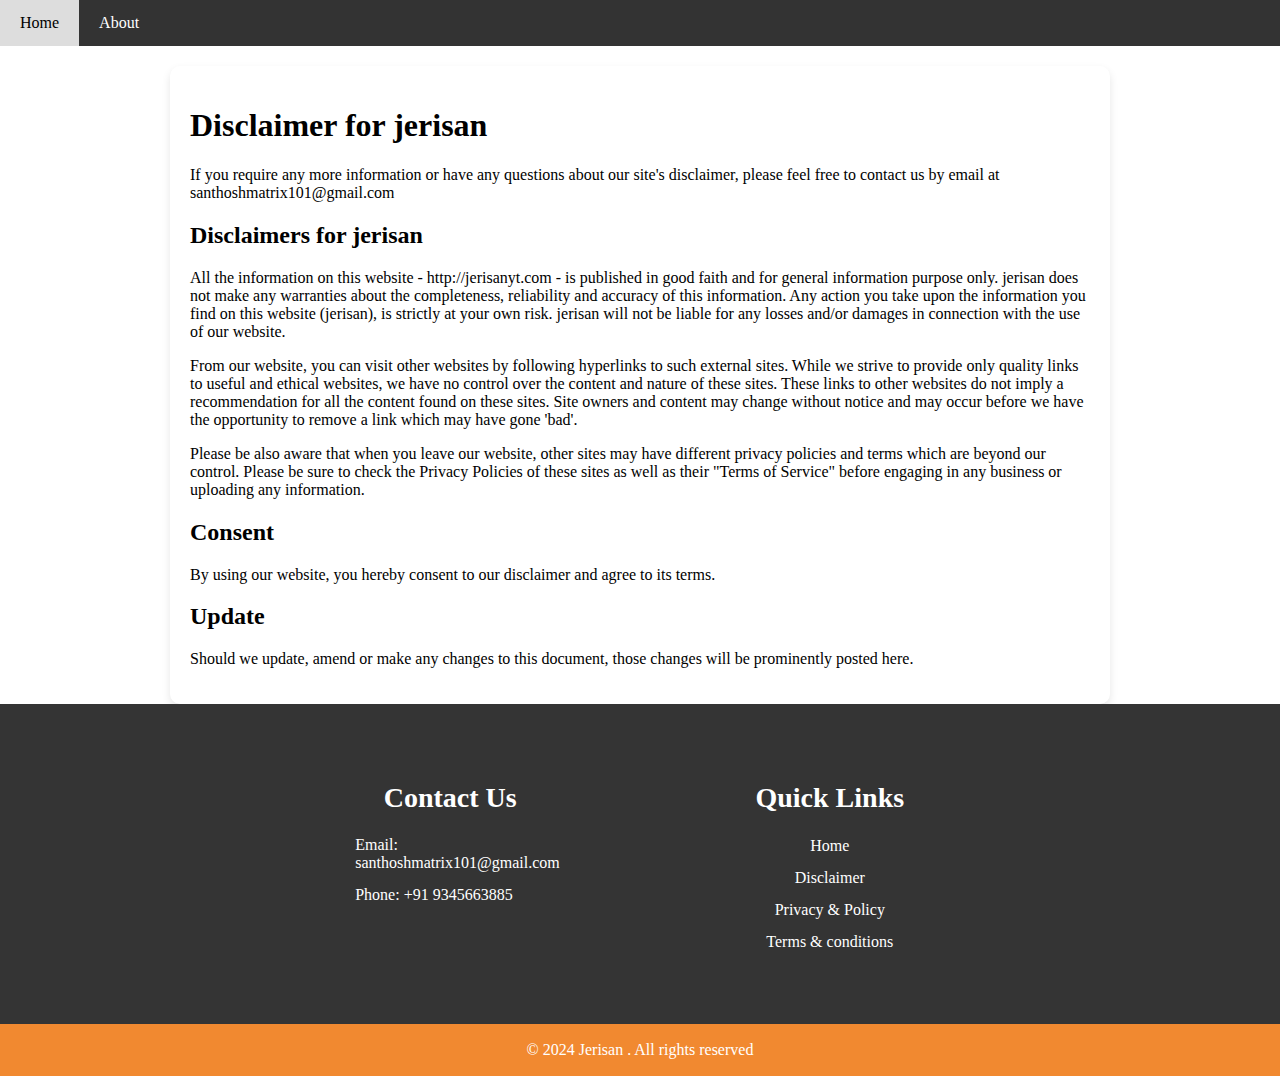
<file: disclaimer.html>
<!DOCTYPE html>
<html>
<head>
    <script async src="https://pagead2.googlesyndication.com/pagead/js/adsbygoogle.js?client=ca-pub-8383117747561116" crossorigin="anonymous"></script>
    <meta charset="utf-8">
    <meta name="google-adsense-account" content="ca-pub-8383117747561116">
    <meta http-equiv="X-UA-Compatible" content="IE=edge">
    <title>Disclaimer</title>
    <meta name="description" content="">
    <meta name="viewport" content="width=device-width, initial-scale=1">
    <style>
        /* Remove default margin and padding */
        body, html {
            margin: 0;
            padding: 0;
        }

        /* Navbar styles */
        .navbar {
            background-color: #333; /* Navbar background color */
            overflow: hidden; /* Ensure content within the navbar stays within bounds */
            margin-top: 0; /* Remove margin from top */
            width: 100%; /* Full width */
        }
        
        .navbar a {
            float: left; /* Float the navbar links to the left */
            display: block; /* Make the links block-level elements */
            color: white; /* Text color */
            text-align: center; /* Center-align the text */
            padding: 14px 20px; /* Add padding */
            text-decoration: none; /* Remove underline */
        }
        
        .navbar a:hover {
            background-color: #ddd; /* Background color on hover */
            color: black; /* Text color on hover */
        }


        .card-container {
            background-color: #ffffff; /* White background color */
            padding: 20px; /* Add padding for spacing inside the card */
            border-radius: 10px; /* Add rounded corners to the card */
            box-shadow: 0 4px 8px rgba(0, 0, 0, 0.1); /* Add shadow for depth */
            max-width: 900px; /* Set maximum width for responsiveness */
            margin: 0 auto; /* Center the card horizontally */
            margin-top: 20px; /* Add some space from the top */
        }
    </style>
</head>
<body>
    <!-- Navbar -->
    <div class="navbar">
        <a href="index.html">Home</a>
        <a href="about.html">About</a>
       
    </div>

    <!-- Container -->
    <div class="card-container">
        <h1>Disclaimer for jerisan</h1>

        <p>If you require any more information or have any questions about our site's disclaimer, please feel free to contact us by email at santhoshmatrix101@gmail.com </p>
        
        <h2>Disclaimers for jerisan</h2>
        
        <p>All the information on this website - http://jerisanyt.com - is published in good faith and for general information purpose only. jerisan does not make any warranties about the completeness, reliability and accuracy of this information. Any action you take upon the information you find on this website (jerisan), is strictly at your own risk. jerisan will not be liable for any losses and/or damages in connection with the use of our website.</p>
        
        <p>From our website, you can visit other websites by following hyperlinks to such external sites. While we strive to provide only quality links to useful and ethical websites, we have no control over the content and nature of these sites. These links to other websites do not imply a recommendation for all the content found on these sites. Site owners and content may change without notice and may occur before we have the opportunity to remove a link which may have gone 'bad'.</p>
        
        <p>Please be also aware that when you leave our website, other sites may have different privacy policies and terms which are beyond our control. Please be sure to check the Privacy Policies of these sites as well as their "Terms of Service" before engaging in any business or uploading any information.</p>
        
        <h2>Consent</h2>
        
        <p>By using our website, you hereby consent to our disclaimer and agree to its terms.</p>
        
        <h2>Update</h2>
        
        <p>Should we update, amend or make any changes to this document, those changes will be prominently posted here.</p>
    </div>
</body>
<footer style="background: #343434; padding-top: 50px;">
    <div class="container" style="width: 1140px; margin: auto; display: flex; justify-content: center;">
        <div class="footer-content" style="width: 33.3%;">
            <h3 style="font-size: 28px; margin-bottom: 15px; text-align: center; color: white;">Contact Us</h3>
            <p style="width: 190px; margin: auto; padding: 7px; color: white;">Email: santhoshmatrix101@gmail.com</p>
            <p style="width: 190px; margin: auto; padding: 7px; color: white;">Phone: +91 9345663885</p>
        </div>
        <div class="footer-content" style="width: 33.3%;">
            <h3 style="font-size: 28px; margin-bottom: 15px; text-align: center; color: white;">Quick Links</h3>
            <ul class="list" style="text-align: center; padding: 0;">
                <li style="width: auto; text-align: center; list-style-type: none; padding: 7px; position: relative;"><a href="index.html" style="text-decoration: none; color: white;">Home</a></li>
                <li style="width: auto; text-align: center; list-style-type: none; padding: 7px; position: relative;"><a href="disclaimer.html" style="text-decoration: none; color: white;">Disclaimer</a></li>
                <li style="width: auto; text-align: center; list-style-type: none; padding: 7px; position: relative;"><a href="privacypolicy.html" style="text-decoration: none; color: white;">Privacy & Policy</a></li>
                <li style="width: auto; text-align: center; list-style-type: none; padding: 7px; position: relative;"><a href="termsconditions.html" style="text-decoration: none; color: white;">Terms & conditions</a></li>
               
            </ul>
        </div>
       
    </div>
    <div class="bottom-bar" style="background: #f18930; text-align: center; padding: 10px 0; margin-top: 50px;">
        <p style="color: #343434; margin: 0; font-size: 16px; padding: 7px; color: white;">&copy; 2024 Jerisan . All rights reserved</p>
    </div>
  </footer>
</html>
</file>
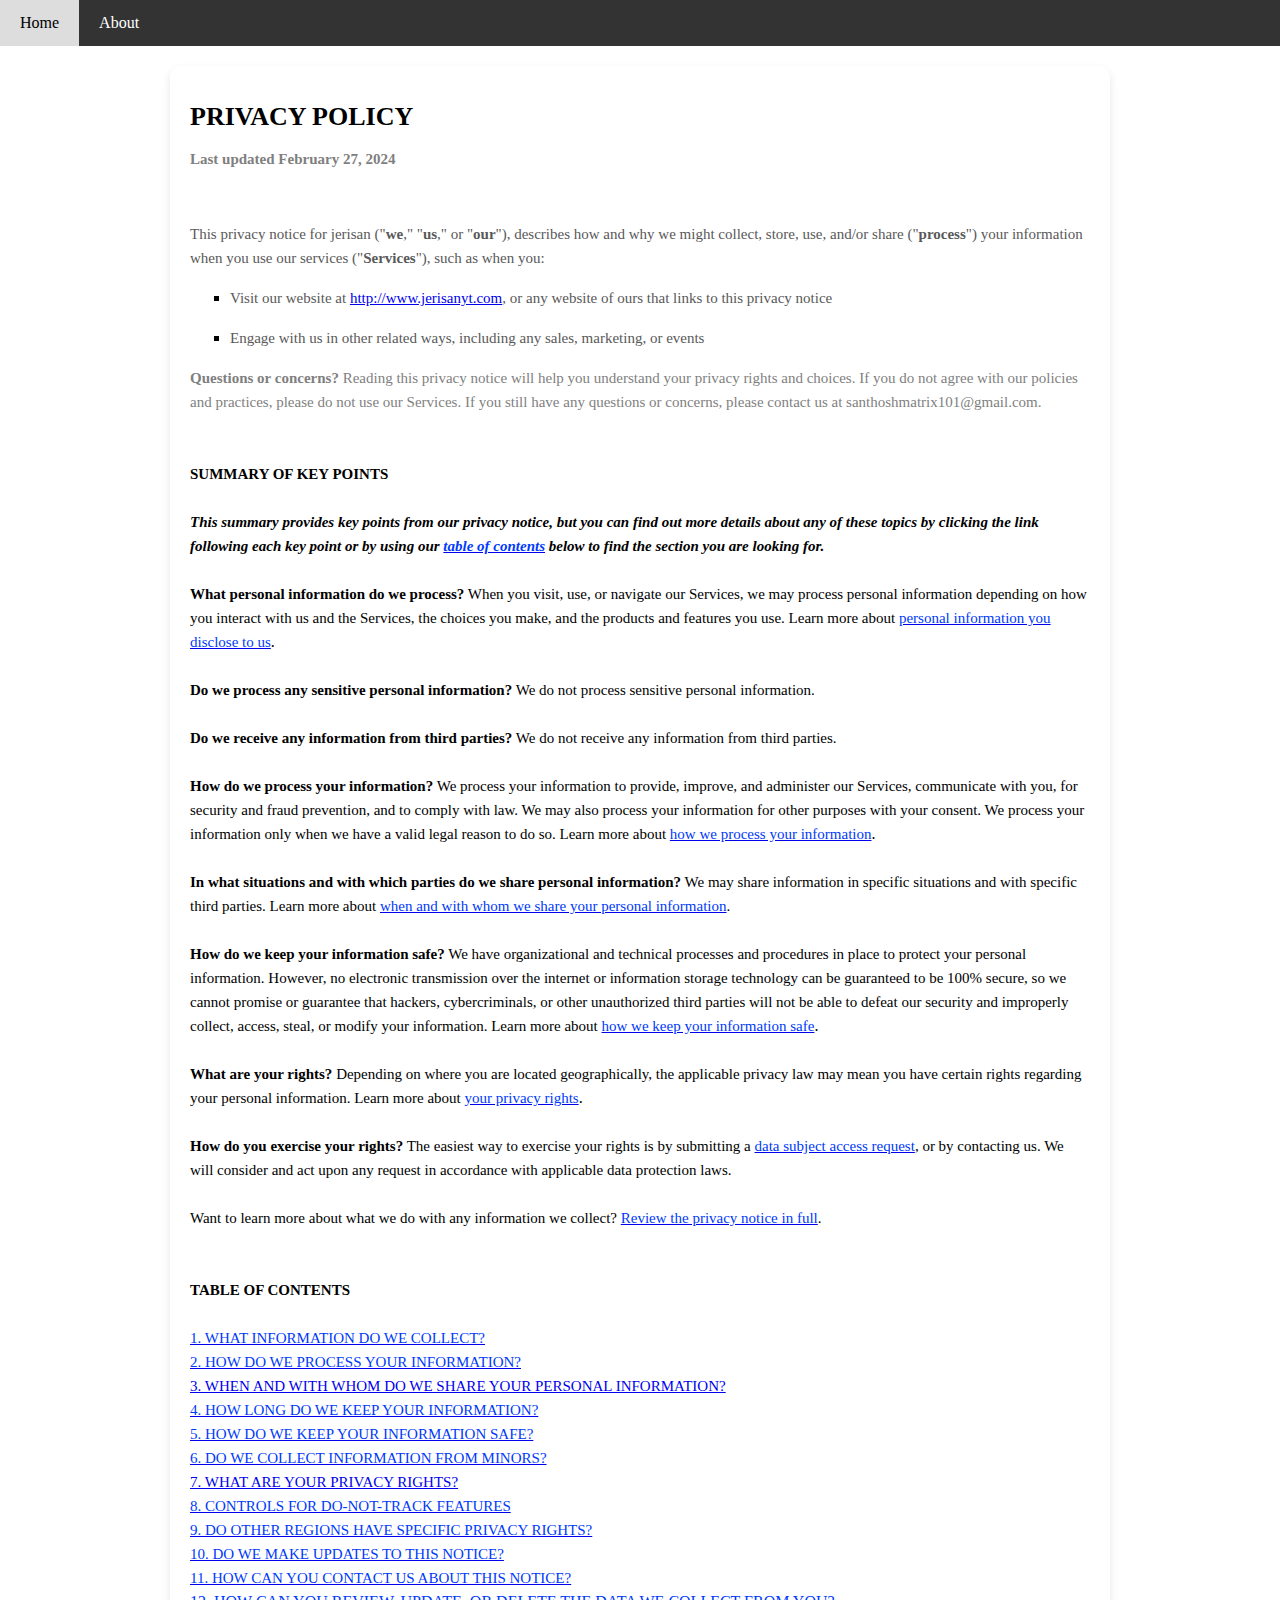
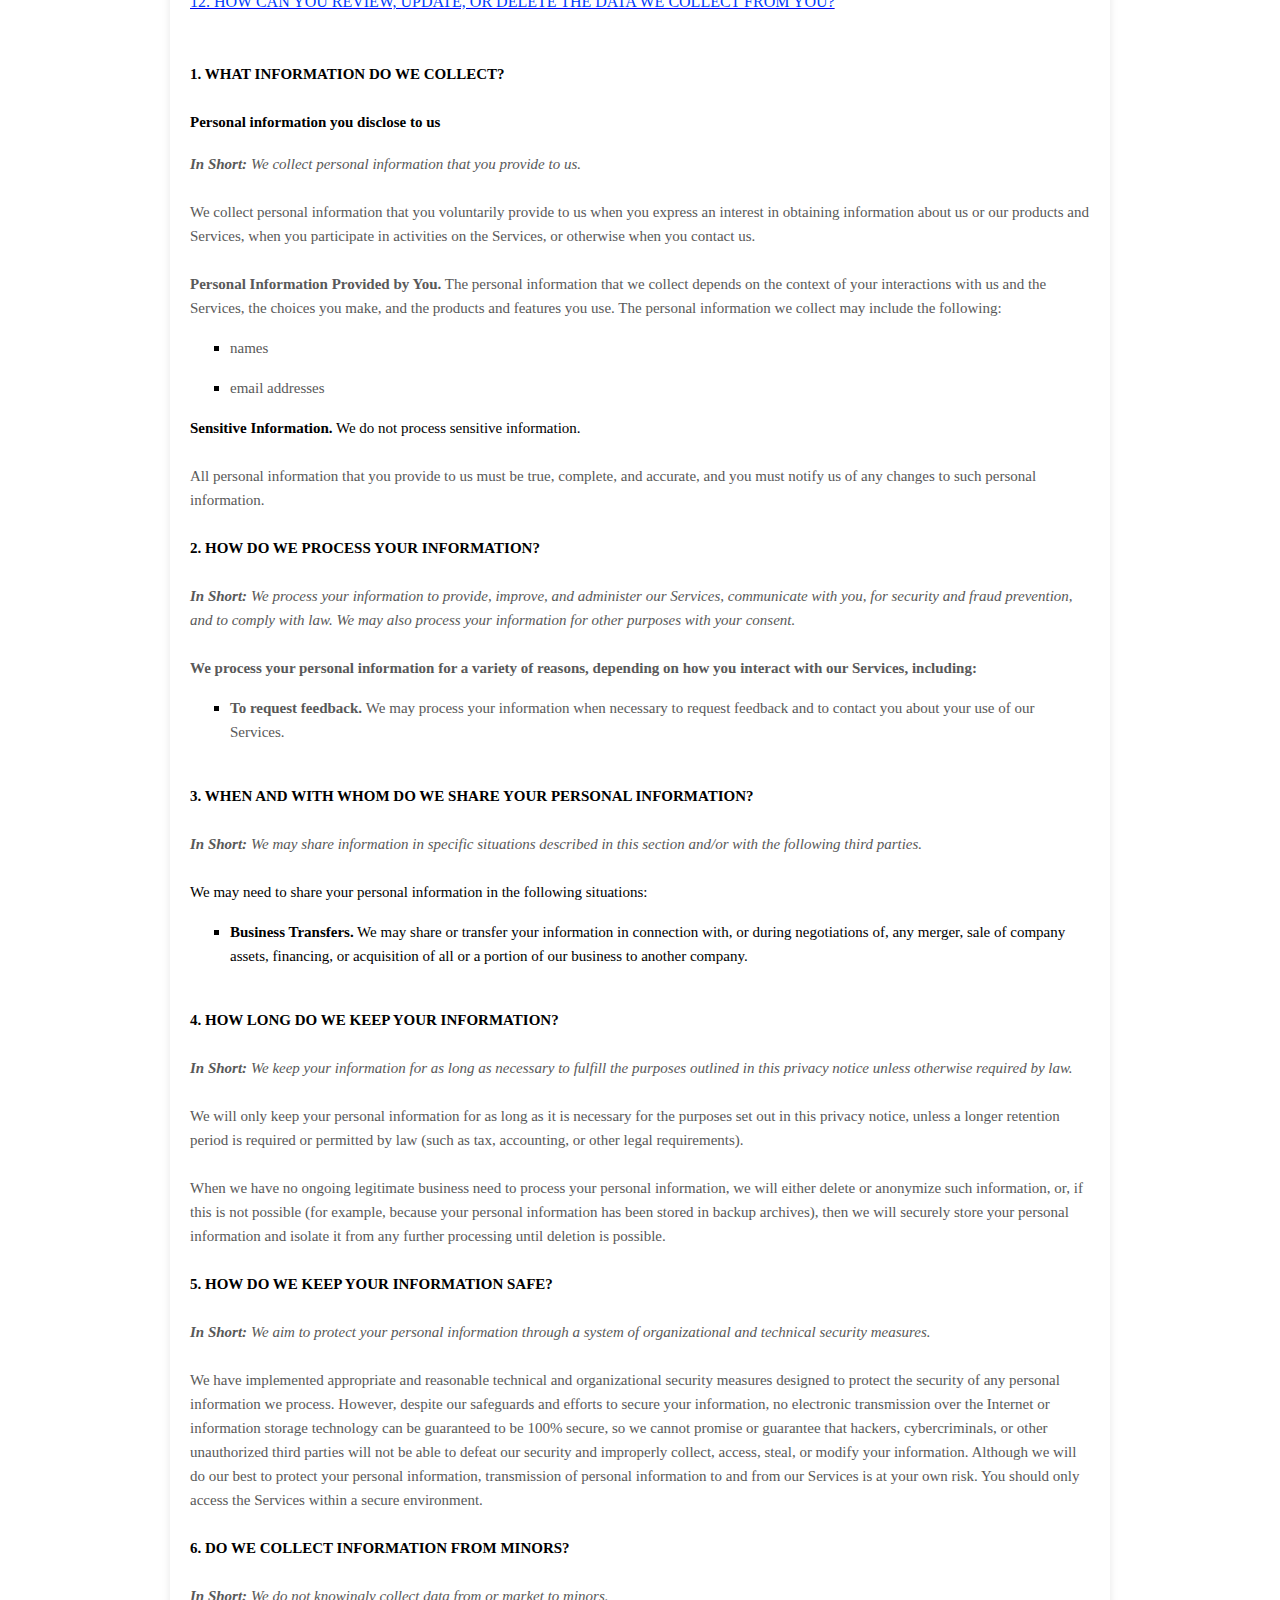
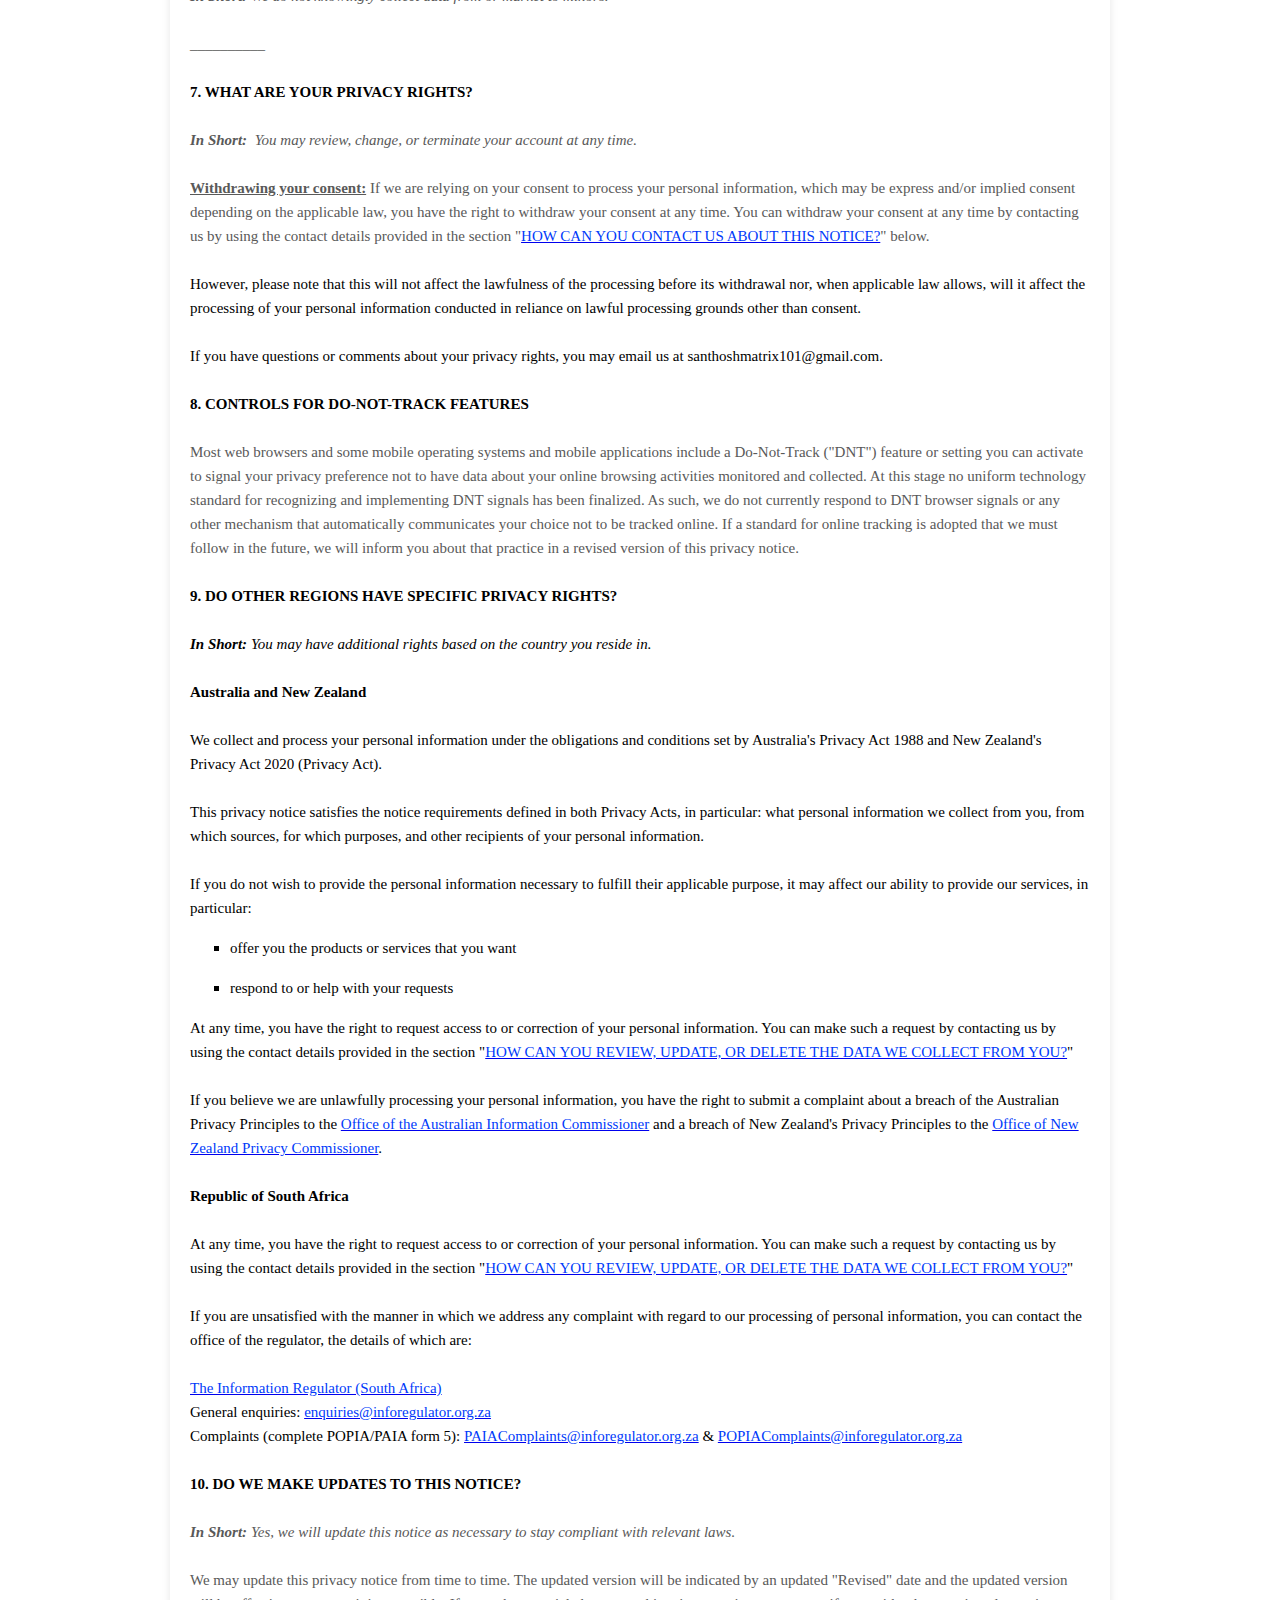
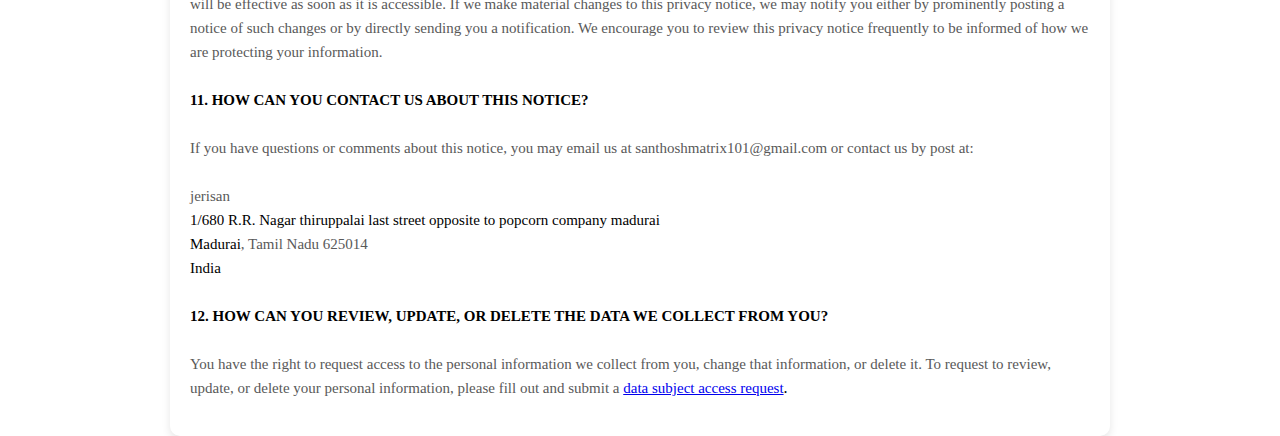
<file: privacypolicy.html>
<!DOCTYPE html>
<html>
<head>
    <script async src="https://pagead2.googlesyndication.com/pagead/js/adsbygoogle.js?client=ca-pub-8383117747561116" crossorigin="anonymous"></script>
    <meta charset="utf-8">
    <meta name="google-adsense-account" content="ca-pub-8383117747561116">
    <meta http-equiv="X-UA-Compatible" content="IE=edge">
    <title>Disclaimer</title>
    <meta name="description" content="">
    <meta name="viewport" content="width=device-width, initial-scale=1">
    <style>
        /* Remove default margin and padding */
        body, html {
            margin: 0;
            padding: 0;
        }

        /* Navbar styles */
        .navbar {
            background-color: #333; /* Navbar background color */
            overflow: hidden; /* Ensure content within the navbar stays within bounds */
            margin-top: 0; /* Remove margin from top */
            width: 100%; /* Full width */
        }
        
        .navbar a {
            float: left; /* Float the navbar links to the left */
            display: block; /* Make the links block-level elements */
            color: white; /* Text color */
            text-align: center; /* Center-align the text */
            padding: 14px 20px; /* Add padding */
            text-decoration: none; /* Remove underline */
        }
        
        .navbar a:hover {
            background-color: #ddd; /* Background color on hover */
            color: black; /* Text color on hover */
        }


        .card-container {
            background-color: #ffffff; /* White background color */
            padding: 20px; /* Add padding for spacing inside the card */
            border-radius: 10px; /* Add rounded corners to the card */
            box-shadow: 0 4px 8px rgba(0, 0, 0, 0.1); /* Add shadow for depth */
            max-width: 900px; /* Set maximum width for responsiveness */
            margin: 0 auto; /* Center the card horizontally */
            margin-top: 20px; /* Add some space from the top */
        }
    </style>
</head>
<body>
    <!-- Navbar -->
    <div class="navbar">
        <a href="index.html">Home</a>
        <a href="about.html">About</a>
        
    </div>

    <!-- Container -->
    <div class="card-container">
        <p>
                <div><strong><span style="font-size: 26px;"><span data-custom-class="title"><bdt class="block-component"></bdt><bdt class="question">PRIVACY POLICY</bdt><bdt class="statement-end-if-in-editor"></bdt></span></span></strong></div><div><br></div><div><span style="color: rgb(127, 127, 127);"><strong><span style="font-size: 15px;"><span data-custom-class="subtitle">Last updated <bdt class="question">February 27, 2024</bdt></span></span></strong></span></div><div><br></div><div><br></div><div><br></div><div style="line-height: 1.5;"><span style="color: rgb(127, 127, 127);"><span style="color: rgb(89, 89, 89); font-size: 15px;"><span data-custom-class="body_text">This privacy notice for <bdt class="question">jerisan<bdt class="block-component"></bdt></bdt> (<bdt class="block-component"></bdt>"<strong>we</strong>," "<strong>us</strong>," or "<strong>our</strong>"<bdt class="statement-end-if-in-editor"></bdt></span><span data-custom-class="body_text">), describes how and why we might collect, store, use, and/or share (<bdt class="block-component"></bdt>"<strong>process</strong>"<bdt class="statement-end-if-in-editor"></bdt>) your information when you use our services (<bdt class="block-component"></bdt>"<strong>Services</strong>"<bdt class="statement-end-if-in-editor"></bdt>), such as when you:</span></span></span><span style="font-size: 15px;"><span style="color: rgb(127, 127, 127);"><span data-custom-class="body_text"><span style="color: rgb(89, 89, 89);"><span data-custom-class="body_text"><bdt class="block-component"></bdt></span></span></span></span></span></div><ul><li style="line-height: 1.5;"><span style="font-size: 15px; color: rgb(89, 89, 89);"><span style="font-size: 15px; color: rgb(89, 89, 89);"><span data-custom-class="body_text">Visit our website<bdt class="block-component"></bdt> at <span style="color: rgb(0, 58, 250);"><bdt class="question"><a href="http://www.jerisanyt.com" target="_blank" data-custom-class="link">http://www.jerisanyt.com</a></bdt></span><span style="font-size: 15px;"><span style="color: rgb(89, 89, 89);"><span data-custom-class="body_text"><span style="font-size: 15px;"><span style="color: rgb(89, 89, 89);"><bdt class="statement-end-if-in-editor">, or any website of ours that links to this privacy notice</bdt></span></span></span></span></span></span></span></span></li></ul><div><bdt class="block-component"><span style="font-size: 15px;"><span style="font-size: 15px;"><span style="color: rgb(127, 127, 127);"><span data-custom-class="body_text"><span style="color: rgb(89, 89, 89);"><span data-custom-class="body_text"><bdt class="block-component"></bdt></bdt></span></span></span></span></span></span></span></span></li></ul><div style="line-height: 1.5;"><span style="font-size: 15px;"><span style="color: rgb(127, 127, 127);"><span data-custom-class="body_text"><span style="color: rgb(89, 89, 89);"><span data-custom-class="body_text"><bdt class="block-component"></bdt></span></span></span></span></span></div><ul><li style="line-height: 1.5;"><span style="font-size: 15px; color: rgb(89, 89, 89);"><span style="font-size: 15px; color: rgb(89, 89, 89);"><span data-custom-class="body_text">Engage with us in other related ways, including any sales, marketing, or events<span style="font-size: 15px;"><span style="color: rgb(89, 89, 89);"><span data-custom-class="body_text"><span style="font-size: 15px;"><span style="color: rgb(89, 89, 89);"><bdt class="statement-end-if-in-editor"></bdt></span></span></span></span></span></span></span></span></li></ul><div style="line-height: 1.5;"><span style="font-size: 15px;"><span style="color: rgb(127, 127, 127);"><span data-custom-class="body_text"><strong>Questions or concerns? </strong>Reading this privacy notice will help you understand your privacy rights and choices. If you do not agree with our policies and practices, please do not use our Services.<bdt class="block-component"></bdt> If you still have any questions or concerns, please contact us at <bdt class="question">santhoshmatrix101@gmail.com</bdt>.</span></span></span></div><div style="line-height: 1.5;"><br></div><div style="line-height: 1.5;"><br></div><div style="line-height: 1.5;"><strong><span style="font-size: 15px;"><span data-custom-class="heading_1">SUMMARY OF KEY POINTS</span></span></strong></div><div style="line-height: 1.5;"><br></div><div style="line-height: 1.5;"><span style="font-size: 15px;"><span data-custom-class="body_text"><strong><em>This summary provides key points from our privacy notice, but you can find out more details about any of these topics by clicking the link following each key point or by using our </em></strong></span></span><a data-custom-class="link" href="#toc"><span style="color: rgb(0, 58, 250); font-size: 15px;"><span data-custom-class="body_text"><strong><em>table of contents</em></strong></span></span></a><span style="font-size: 15px;"><span data-custom-class="body_text"><strong><em> below to find the section you are looking for.</em></strong></span></span></div><div style="line-height: 1.5;"><br></div><div style="line-height: 1.5;"><span style="font-size: 15px;"><span data-custom-class="body_text"><strong>What personal information do we process?</strong> When you visit, use, or navigate our Services, we may process personal information depending on how you interact with us and the Services, the choices you make, and the products and features you use. Learn more about </span></span><a data-custom-class="link" href="#personalinfo"><span style="color: rgb(0, 58, 250); font-size: 15px;"><span data-custom-class="body_text">personal information you disclose to us</span></span></a><span data-custom-class="body_text">.</span></div><div style="line-height: 1.5;"><br></div><div style="line-height: 1.5;"><span style="font-size: 15px;"><span data-custom-class="body_text"><strong>Do we process any sensitive personal information?</strong> <bdt class="block-component"></bdt>We do not process sensitive personal information.<bdt class="else-block"></bdt></span></span></div><div style="line-height: 1.5;"><br></div><div style="line-height: 1.5;"><span style="font-size: 15px;"><span data-custom-class="body_text"><strong>Do we receive any information from third parties?</strong> <bdt class="block-component"></bdt>We do not receive any information from third parties.<bdt class="else-block"></bdt></span></span></div><div style="line-height: 1.5;"><br></div><div style="line-height: 1.5;"><span style="font-size: 15px;"><span data-custom-class="body_text"><strong>How do we process your information?</strong> We process your information to provide, improve, and administer our Services, communicate with you, for security and fraud prevention, and to comply with law. We may also process your information for other purposes with your consent. We process your information only when we have a valid legal reason to do so. Learn more about </span></span><a data-custom-class="link" href="#infouse"><span style="color: rgb(0, 58, 250); font-size: 15px;"><span data-custom-class="body_text">how we process your information</span></span></a><span data-custom-class="body_text">.</span></div><div style="line-height: 1.5;"><br></div><div style="line-height: 1.5;"><span style="font-size: 15px;"><span data-custom-class="body_text"><strong>In what situations and with which <bdt class="block-component"></bdt>parties do we share personal information?</strong> We may share information in specific situations and with specific <bdt class="block-component"></bdt>third parties. Learn more about </span></span><a data-custom-class="link" href="#whoshare"><span style="color: rgb(0, 58, 250); font-size: 15px;"><span data-custom-class="body_text">when and with whom we share your personal information</span></span></a><span style="font-size: 15px;"><span data-custom-class="body_text">.<bdt class="block-component"></bdt></span></span></div><div style="line-height: 1.5;"><br></div><div style="line-height: 1.5;"><span style="font-size: 15px;"><span data-custom-class="body_text"><strong>How do we keep your information safe?</strong> We have <bdt class="block-component"></bdt>organizational<bdt class="statement-end-if-in-editor"></bdt> and technical processes and procedures in place to protect your personal information. However, no electronic transmission over the internet or information storage technology can be guaranteed to be 100% secure, so we cannot promise or guarantee that hackers, cybercriminals, or other <bdt class="block-component"></bdt>unauthorized<bdt class="statement-end-if-in-editor"></bdt> third parties will not be able to defeat our security and improperly collect, access, steal, or modify your information. Learn more about </span></span><a data-custom-class="link" href="#infosafe"><span style="color: rgb(0, 58, 250); font-size: 15px;"><span data-custom-class="body_text">how we keep your information safe</span></span></a><span data-custom-class="body_text">.</span><span style="font-size: 15px;"><span data-custom-class="body_text"><bdt class="statement-end-if-in-editor"></bdt></span></span></div><div style="line-height: 1.5;"><br></div><div style="line-height: 1.5;"><span style="font-size: 15px;"><span data-custom-class="body_text"><strong>What are your rights?</strong> Depending on where you are located geographically, the applicable privacy law may mean you have certain rights regarding your personal information. Learn more about </span></span><a data-custom-class="link" href="#privacyrights"><span style="color: rgb(0, 58, 250); font-size: 15px;"><span data-custom-class="body_text">your privacy rights</span></span></a><span data-custom-class="body_text">.</span></div><div style="line-height: 1.5;"><br></div><div style="line-height: 1.5;"><span style="font-size: 15px;"><span data-custom-class="body_text"><strong>How do you exercise your rights?</strong> The easiest way to exercise your rights is by <bdt class="block-component">submitting a </bdt></span></span><a data-custom-class="link" href="https://app.termly.io/notify/486987bb-1583-424d-ba24-94edab5336f0" rel="noopener noreferrer" target="_blank"><span style="color: rgb(0, 58, 250); font-size: 15px;"><span data-custom-class="body_text">data subject access request</span></span></a><span style="font-size: 15px;"><span data-custom-class="body_text"><bdt class="block-component"></bdt>, or by contacting us. We will consider and act upon any request in accordance with applicable data protection laws.</span></span></div><div style="line-height: 1.5;"><br></div><div style="line-height: 1.5;"><span style="font-size: 15px;"><span data-custom-class="body_text">Want to learn more about what we do with any information we collect? </span></span><a data-custom-class="link" href="#toc"><span style="color: rgb(0, 58, 250); font-size: 15px;"><span data-custom-class="body_text">Review the privacy notice in full</span></span></a><span style="font-size: 15px;"><span data-custom-class="body_text">.</span></span></div><div style="line-height: 1.5;"><br></div><div style="line-height: 1.5;"><br></div><div id="toc" style="line-height: 1.5;"><span style="font-size: 15px;"><span style="color: rgb(127, 127, 127);"><span style="color: rgb(0, 0, 0);"><strong><span data-custom-class="heading_1">TABLE OF CONTENTS</span></strong></span></span></span></div><div style="line-height: 1.5;"><br></div><div style="line-height: 1.5;"><span style="font-size: 15px;"><a data-custom-class="link" href="#infocollect"><span style="color: rgb(0, 58, 250);">1. WHAT INFORMATION DO WE COLLECT?</span></a></span></div><div style="line-height: 1.5;"><span style="font-size: 15px;"><a data-custom-class="link" href="#infouse"><span style="color: rgb(0, 58, 250);">2. HOW DO WE PROCESS YOUR INFORMATION?<bdt class="block-component"></bdt></span></a></span></div><div style="line-height: 1.5;"><span style="font-size: 15px;"><span style="color: rgb(0, 58, 250);"><a data-custom-class="link" href="#whoshare">3. WHEN AND WITH WHOM DO WE SHARE YOUR PERSONAL INFORMATION?</a></span><span data-custom-class="body_text"><bdt class="block-component"></bdt></a><span style="color: rgb(127, 127, 127);"><span style="color: rgb(89, 89, 89);"><span data-custom-class="body_text"><span style="color: rgb(89, 89, 89);"><bdt class="block-component"></bdt></span></span><span data-custom-class="body_text"><span style="color: rgb(89, 89, 89);"><span style="color: rgb(89, 89, 89);"><span style="color: rgb(89, 89, 89);"><bdt class="block-component"></bdt></span></span><bdt class="block-component"></bdt></span></span></span></span></span></div><div style="line-height: 1.5;"><span style="font-size: 15px;"><a data-custom-class="link" href="#inforetain"><span style="color: rgb(0, 58, 250);">4. HOW LONG DO WE KEEP YOUR INFORMATION?</span></a><span style="color: rgb(127, 127, 127);"><span style="color: rgb(89, 89, 89);"><span data-custom-class="body_text"><span style="color: rgb(89, 89, 89);"><span style="color: rgb(89, 89, 89);"><bdt class="block-component"></bdt></span></span></span></span></span></span></div><div style="line-height: 1.5;"><span style="font-size: 15px;"><a data-custom-class="link" href="#infosafe"><span style="color: rgb(0, 58, 250);">5. HOW DO WE KEEP YOUR INFORMATION SAFE?</span></a><span style="color: rgb(127, 127, 127);"><span style="color: rgb(89, 89, 89);"><span data-custom-class="body_text"><span style="color: rgb(89, 89, 89);"><bdt class="statement-end-if-in-editor"></bdt><bdt class="block-component"></bdt></span></span></span></span></span></div><div style="line-height: 1.5;"><span style="font-size: 15px;"><a data-custom-class="link" href="#infominors"><span style="color: rgb(0, 58, 250);">6. DO WE COLLECT INFORMATION FROM MINORS?</span></a><span style="color: rgb(127, 127, 127);"><span style="color: rgb(89, 89, 89);"><span data-custom-class="body_text"><span style="color: rgb(89, 89, 89);"><bdt class="statement-end-if-in-editor"></bdt></span></span></span></span></span></div><div style="line-height: 1.5;"><span style="font-size: 15px;"><span style="color: rgb(0, 58, 250);"><a data-custom-class="link" href="#privacyrights">7. WHAT ARE YOUR PRIVACY RIGHTS?</a></span></span></div><div style="line-height: 1.5;"><span style="font-size: 15px;"><a data-custom-class="link" href="#DNT"><span style="color: rgb(0, 58, 250);">8. CONTROLS FOR DO-NOT-TRACK FEATURES<bdt class="block-component"></span><bdt class="block-component"><span style="font-size: 15px;"><span data-custom-class="body_text"></span></span></bdt></div><div style="line-height: 1.5;"><a data-custom-class="link" href="#otherlaws"><span style="color: rgb(0, 58, 250); font-size: 15px;">9. DO OTHER REGIONS HAVE SPECIFIC PRIVACY RIGHTS?</span></a><span style="font-size: 15px;"><bdt class="statement-end-if-in-editor"><span data-custom-class="body_text"></span></bdt></span></div><div style="line-height: 1.5;"><bdt class="block-component"><span style="font-size: 15px;"></bdt><bdt class="block-component"></bdt><bdt class="block-component"></bdt><bdt class="block-component"></bdt><bdt class="block-component"></bdt><bdt class="block-component"></bdt><bdt class="block-component"></bdt><bdt class="block-component"></bdt><bdt class="block-component"></bdt><bdt class="block-component"></span></bdt></div><div style="line-height: 1.5;"><span style="font-size: 15px;"><a data-custom-class="link" href="#policyupdates"><span style="color: rgb(0, 58, 250);">10. DO WE MAKE UPDATES TO THIS NOTICE?</span></a></span></div><div style="line-height: 1.5;"><a data-custom-class="link" href="#contact"><span style="color: rgb(0, 58, 250); font-size: 15px;">11. HOW CAN YOU CONTACT US ABOUT THIS NOTICE?</span></a></div><div style="line-height: 1.5;"><a data-custom-class="link" href="#request"><span style="color: rgb(0, 58, 250);">12. HOW CAN YOU REVIEW, UPDATE, OR DELETE THE DATA WE COLLECT FROM YOU?</span></a></div><div style="line-height: 1.5;"><br></div><div style="line-height: 1.5;"><br></div><div id="infocollect" style="line-height: 1.5;"><span style="color: rgb(0, 0, 0);"><span style="color: rgb(0, 0, 0); font-size: 15px;"><span style="font-size: 15px; color: rgb(0, 0, 0);"><span style="font-size: 15px; color: rgb(0, 0, 0);"><span id="control" style="color: rgb(0, 0, 0);"><strong><span data-custom-class="heading_1">1. WHAT INFORMATION DO WE COLLECT?</span></strong></span></span></span></span></span></div><div style="line-height: 1.5;"><br></div><div id="personalinfo" style="line-height: 1.5;"><span data-custom-class="heading_2" style="color: rgb(0, 0, 0);"><span style="font-size: 15px;"><strong>Personal information you disclose to us</strong></span></span></div><div><div><br></div><div style="line-height: 1.5;"><span style="color: rgb(127, 127, 127);"><span style="color: rgb(89, 89, 89); font-size: 15px;"><span data-custom-class="body_text"><span style="font-size: 15px; color: rgb(89, 89, 89);"><span style="font-size: 15px; color: rgb(89, 89, 89);"><span data-custom-class="body_text"><strong><em>In Short:</em></strong></span></span></span></span><span data-custom-class="body_text"><span style="font-size: 15px; color: rgb(89, 89, 89);"><span style="font-size: 15px; color: rgb(89, 89, 89);"><span data-custom-class="body_text"><strong><em> </em></strong><em>We collect personal information that you provide to us.</em></span></span></span></span></span></span></div></div><div style="line-height: 1.5;"><br></div><div style="line-height: 1.5;"><span style="font-size: 15px; color: rgb(89, 89, 89);"><span style="font-size: 15px; color: rgb(89, 89, 89);"><span data-custom-class="body_text">We collect personal information that you voluntarily provide to us when you <span style="font-size: 15px;"><bdt class="block-component"></bdt></span></span><span data-custom-class="body_text">express an interest in obtaining information about us or our products and Services, when you participate in activities on the Services, or otherwise when you contact us.</span></span></span></span></div><div style="line-height: 1.5;"><br></div><div style="line-height: 1.5;"><span style="font-size: 15px; color: rgb(89, 89, 89);"><span style="font-size: 15px; color: rgb(89, 89, 89);"><span data-custom-class="body_text"><span style="font-size: 15px;"><bdt class="block-component"></bdt></span></span></span></span></div><div style="line-height: 1.5;"><span style="font-size: 15px; color: rgb(89, 89, 89);"><span style="font-size: 15px; color: rgb(89, 89, 89);"><span data-custom-class="body_text"><strong>Personal Information Provided by You.</strong> The personal information that we collect depends on the context of your interactions with us and the Services, the choices you make, and the products and features you use. The personal information we collect may include the following:<span style="font-size: 15px;"><span data-custom-class="body_text"><bdt class="forloop-component"></bdt></span></span></span></span></span></div><ul><li style="line-height: 1.5;"><span style="font-size: 15px; color: rgb(89, 89, 89);"><span style="font-size: 15px; color: rgb(89, 89, 89);"><span data-custom-class="body_text"><span style="font-size: 15px;"><span data-custom-class="body_text"><bdt class="question">names</bdt></span></span></span></span></span></li></ul><div style="line-height: 1.5;"><span style="font-size: 15px; color: rgb(89, 89, 89);"><span style="font-size: 15px; color: rgb(89, 89, 89);"><span data-custom-class="body_text"><span style="font-size: 15px;"><span data-custom-class="body_text"><bdt class="forloop-component"></bdt></span></span></span></span></span></div><ul><li style="line-height: 1.5;"><span style="font-size: 15px; color: rgb(89, 89, 89);"><span style="font-size: 15px; color: rgb(89, 89, 89);"><span data-custom-class="body_text"><span style="font-size: 15px;"><span data-custom-class="body_text"><bdt class="question">email addresses</bdt></span></span></span></span></span></li></ul><div style="line-height: 1.5;"><span style="font-size: 15px; color: rgb(89, 89, 89);"><span style="font-size: 15px; color: rgb(89, 89, 89);"><span data-custom-class="body_text"><span style="font-size: 15px;"><span data-custom-class="body_text"><bdt class="forloop-component"></bdt></span><span data-custom-class="body_text"><bdt class="statement-end-if-in-editor"></bdt></span></span></span></span></span></div><div id="sensitiveinfo" style="line-height: 1.5;"><span style="font-size: 15px;"><span data-custom-class="body_text"><strong>Sensitive Information.</strong> <bdt class="block-component"></bdt>We do not process sensitive information.</span></span></div><div style="line-height: 1.5;"><br></div><div style="line-height: 1.5;"><span style="font-size: 15px;"><span data-custom-class="body_text"><bdt class="else-block"></bdt></span></span><span style="font-size: 15px; color: rgb(89, 89, 89);"><span style="font-size: 15px; color: rgb(89, 89, 89);"><span data-custom-class="body_text"><span style="font-size: 15px;"><span data-custom-class="body_text"><bdt class="block-component"><bdt class="block-component"></bdt></bdt></span></span></span></span><bdt class="block-component"></span></span></bdt></div><div style="line-height: 1.5;"><span style="font-size: 15px; color: rgb(89, 89, 89);"><span style="font-size: 15px; color: rgb(89, 89, 89);"><span data-custom-class="body_text">All personal information that you provide to us must be true, complete, and accurate, and you must notify us of any changes to such personal information.</span></span></span></div><div style="line-height: 1.5;"><br></div><div style="line-height: 1.5;"><span style="font-size: 15px; color: rgb(89, 89, 89);"><span style="font-size: 15px; color: rgb(89, 89, 89);"><span data-custom-class="body_text"><bdt class="block-component"></bdt></bdt></span><span data-custom-class="body_text"><span style="color: rgb(89, 89, 89); font-size: 15px;"><span data-custom-class="body_text"><span style="color: rgb(89, 89, 89); font-size: 15px;"><span data-custom-class="body_text"><bdt class="statement-end-if-in-editor"><bdt class="block-component"></bdt></bdt></span></span></span></span></bdt></span></span></span></span></span></span></span></span><span style="font-size: 15px;"><span data-custom-class="body_text"><bdt class="block-component"></bdt></span></span></div><div id="infouse" style="line-height: 1.5;"><span style="color: rgb(127, 127, 127);"><span style="color: rgb(89, 89, 89); font-size: 15px;"><span style="font-size: 15px; color: rgb(89, 89, 89);"><span style="font-size: 15px; color: rgb(89, 89, 89);"><span id="control" style="color: rgb(0, 0, 0);"><strong><span data-custom-class="heading_1">2. HOW DO WE PROCESS YOUR INFORMATION?</span></strong></span></span></span></span></span></div><div><div style="line-height: 1.5;"><br></div><div style="line-height: 1.5;"><span style="color: rgb(127, 127, 127);"><span style="color: rgb(89, 89, 89); font-size: 15px;"><span data-custom-class="body_text"><span style="font-size: 15px; color: rgb(89, 89, 89);"><span style="font-size: 15px; color: rgb(89, 89, 89);"><span data-custom-class="body_text"><strong><em>In Short: </em></strong><em>We process your information to provide, improve, and administer our Services, communicate with you, for security and fraud prevention, and to comply with law. We may also process your information for other purposes with your consent.</em></span></span></span></span></span></span></div></div><div style="line-height: 1.5;"><br></div><div style="line-height: 1.5;"><span style="font-size: 15px; color: rgb(89, 89, 89);"><span style="font-size: 15px; color: rgb(89, 89, 89);"><span data-custom-class="body_text"><strong>We process your personal information for a variety of reasons, depending on how you interact with our Services, including:</strong><bdt class="block-component"></bdt></span></span></span></span></span></span></span></span></span></span></span></span></li></ul><div style="line-height: 1.5;"><span style="font-size: 15px; color: rgb(89, 89, 89);"><span style="font-size: 15px; color: rgb(89, 89, 89);"><span data-custom-class="body_text"><bdt class="block-component"></bdt></span></span></span></span></span></span></span></span></span></span></span></span></span></span></span></li></ul><div style="line-height: 1.5;"><span style="font-size: 15px; color: rgb(89, 89, 89);"><span style="font-size: 15px; color: rgb(89, 89, 89);"><span data-custom-class="body_text"><bdt class="block-component"></bdt></span></span></span></span></span></span></span></span></span></span></span></span></span></span></span></span></span></span></span></span></span></li></ul><div style="line-height: 1.5;"><span style="font-size: 15px; color: rgb(89, 89, 89);"><span style="font-size: 15px; color: rgb(89, 89, 89);"><span data-custom-class="body_text"><bdt class="block-component"></bdt></span></span></span></span></span></span></span></span></span></span></span></span></li></ul><div style="line-height: 1.5;"><span style="font-size: 15px; color: rgb(89, 89, 89);"><span style="font-size: 15px; color: rgb(89, 89, 89);"><span data-custom-class="body_text"><bdt class="block-component"></bdt></span></span></span></li></ul><div style="line-height: 1.5;"><bdt class="block-component"><span style="font-size: 15px;"></bdt></span></span></span></span></span></span></li></ul><div style="line-height: 1.5;"><bdt class="block-component"><span style="font-size: 15px;"></bdt></span></span></span></span></span></span></span></span></span></li></ul><div style="line-height: 1.5;"><bdt class="block-component"><span style="font-size: 15px;"></bdt></span></span></span></span></span></span></span></span></span></span></span></span></li></ul><div style="line-height: 1.5;"><bdt class="block-component"><span style="font-size: 15px;"><span data-custom-class="body_text"></span></span></bdt></li></ul><p style="font-size: 15px; line-height: 1.5;"><bdt class="block-component"><span style="font-size: 15px;"></bdt></span></span></span></span></span></span></span></span></span></span></span></li></ul><p style="font-size: 15px; line-height: 1.5;"><bdt class="block-component"><span style="font-size: 15px;"></bdt></span></span></span></span></span></span></span></span></span></span></span></li></ul><p style="font-size: 15px; line-height: 1.5;"><bdt class="block-component"></bdt></p><ul><li style="line-height: 1.5;"><span style="font-size: 15px;"><span style="color: rgb(89, 89, 89);"><span style="color: rgb(89, 89, 89);"><span data-custom-class="body_text"><strong>To request feedback. </strong>We may process your information when necessary to request feedback and to contact you about your use of our Services.<span style="color: rgb(89, 89, 89);"><span style="color: rgb(89, 89, 89);"><span data-custom-class="body_text"><span style="color: rgb(89, 89, 89);"><span data-custom-class="body_text"><span style="color: rgb(89, 89, 89);"><span data-custom-class="body_text"><bdt class="statement-end-if-in-editor"></bdt></span></span></span></span></span></span></span></span></span></span></span></li></ul><p style="font-size: 15px; line-height: 1.5;"><bdt class="block-component"></bdt></span></span></span></span></span></span></span></span></span></span></span></li></ul><div style="line-height: 1.5;"><bdt class="block-component"><span style="font-size: 15px;"><span data-custom-class="body_text"></span></bdt></span></li></ul><div style="line-height: 1.5;"><bdt class="block-component"><span style="font-size: 15px;"></bdt></span></span></span></li></ul><div style="line-height: 1.5;"><bdt class="block-component"><span style="font-size: 15px;"></bdt></span></span></span></li></ul><div style="line-height: 1.5;"><span style="font-size: 15px;"><bdt class="block-component"><span data-custom-class="body_text"></bdt></span></span></li></ul><div style="line-height: 1.5;"><bdt class="block-component"><span style="font-size: 15px;"><span data-custom-class="body_text"></bdt></span></span></li></ul><div style="line-height: 1.5;"><bdt class="block-component"><span style="font-size: 15px;"><span data-custom-class="body_text"></span></span></bdt></li></ul><div style="line-height: 1.5;"><bdt class="block-component"><span style="font-size: 15px;"><span data-custom-class="body_text"></span></span></bdt></li></ul><div style="line-height: 1.5;"><bdt class="block-component"><span style="font-size: 15px;"><span data-custom-class="body_text"></span></span></bdt></li></ul><div style="line-height: 1.5;"><bdt class="block-component"><span style="font-size: 15px;"><span data-custom-class="body_text"></span></span></bdt></li></ul><div style="line-height: 1.5;"><bdt class="block-component"><span style="font-size: 15px;"><span data-custom-class="body_text"></span></span></bdt></li></ul><div style="line-height: 1.5;"><bdt class="block-component"><span style="font-size: 15px;"><span data-custom-class="body_text"></span></span></bdt></li></ul><div style="line-height: 1.5;"><bdt class="block-component"><span style="font-size: 15px;"><span data-custom-class="body_text"></bdt></span></span></li></ul><div style="line-height: 1.5;"><bdt class="block-component"><span style="font-size: 15px;"><span data-custom-class="body_text"></bdt></span></span></li></ul><div style="line-height: 1.5;"><bdt class="block-component"><span style="font-size: 15px;"><span data-custom-class="body_text"></bdt></span></span></li></ul><div style="line-height: 1.5;"><bdt class="block-component"><span style="font-size: 15px;"><span data-custom-class="body_text"></span></span></bdt></li></ul><div style="line-height: 1.5;"><bdt class="block-component"><span style="font-size: 15px;"><span data-custom-class="body_text"></span></span></bdt><bdt class="block-component"><span style="font-size: 15px;"><span data-custom-class="body_text"></bdt></span></span><bdt class="block-component"><span style="font-size: 15px;"><span data-custom-class="body_text"></span></span></bdt><bdt class="block-component"><span style="font-size: 15px;"><span data-custom-class="body_text"></span></span></bdt></div><div style="line-height: 1.5;"><br></div><div id="whoshare" style="line-height: 1.5;"><span style="color: rgb(127, 127, 127);"><span style="color: rgb(89, 89, 89); font-size: 15px;"><span style="font-size: 15px; color: rgb(89, 89, 89);"><span style="font-size: 15px; color: rgb(89, 89, 89);"><span id="control" style="color: rgb(0, 0, 0);"><strong><span data-custom-class="heading_1">3. WHEN AND WITH WHOM DO WE SHARE YOUR PERSONAL INFORMATION?</span></strong></span></span></span></span></span></div><div style="line-height: 1.5;"><br></div><div style="line-height: 1.5;"><span style="font-size: 15px; color: rgb(89, 89, 89);"><span style="font-size: 15px; color: rgb(89, 89, 89);"><span data-custom-class="body_text"><strong><em>In Short:</em></strong><em> We may share information in specific situations described in this section and/or with the following <bdt class="block-component"></bdt>third parties.</em></span></span></span></div><div style="line-height: 1.5;"><span style="font-size: 15px; color: rgb(89, 89, 89);"><span style="font-size: 15px; color: rgb(89, 89, 89);"><span data-custom-class="body_text"><bdt class="block-component"></span></div><div style="line-height: 1.5;"><br></div><div style="line-height: 1.5;"><span style="font-size: 15px;"><span data-custom-class="body_text">We <bdt class="block-component"></bdt>may need to share your personal information in the following situations:</span></span></div><ul><li style="line-height: 1.5;"><span style="font-size: 15px;"><span data-custom-class="body_text"><strong>Business Transfers.</strong> We may share or transfer your information in connection with, or during negotiations of, any merger, sale of company assets, financing, or acquisition of all or a portion of our business to another company.</span></span></li></ul><div style="line-height: 1.5;"><bdt class="block-component"><span style="font-size: 15px;"></span></bdt></li></ul><div style="line-height: 1.5;"><span style="font-size: 15px;"><span data-custom-class="body_text"><bdt class="block-component"></bdt></span></span></li></ul><div style="line-height: 1.5;"><span style="font-size: 15px;"><bdt class="block-component"><span data-custom-class="body_text"></span></bdt></span></li></ul><div style="line-height: 1.5;"><bdt class="block-component"><span style="font-size: 15px;"><span data-custom-class="body_text"></span></span></bdt></li></ul><div style="line-height: 1.5;"><bdt class="block-component"><span style="font-size: 15px;"><span data-custom-class="body_text"></bdt></span></span></li></ul><div style="line-height: 1.5;"><bdt class="block-component"><span style="font-size: 15px;"><span data-custom-class="body_text"></span></span></bdt></li></ul><div style="line-height: 1.5;"><bdt class="block-component"><span style="font-size: 15px;"><span data-custom-class="body_text"></span></span></bdt><span style="color: rgb(89, 89, 89); font-size: 15px;"><span style="font-size: 15px;"><span style="color: rgb(89, 89, 89);"><span style="font-size: 15px;"><span style="color: rgb(89, 89, 89);"><bdt class="block-component"><span data-custom-class="heading_1"></bdt></span></span></span></span></span></span></span></span><span data-custom-class="body_text"><span style="color: rgb(89, 89, 89); font-size: 15px;"><span style="color: rgb(89, 89, 89); font-size: 15px;"><span style="color: rgb(89, 89, 89); font-size: 15px;"><span style="font-size: 15px;"><span style="color: rgb(89, 89, 89);"><span style="font-size: 15px;"><span style="color: rgb(89, 89, 89);"><span data-custom-class="body_text"><bdt class="block-component"></bdt></span><bdt class="block-component"><span data-custom-class="body_text"><bdt class="block-component"></bdt></span></span></span></span></span></span></span></span></span></span></span></span></span></div><div style="line-height: 1.5;"><br></div><div id="inforetain" style="line-height: 1.5;"><span style="color: rgb(127, 127, 127);"><span style="color: rgb(89, 89, 89); font-size: 15px;"><span style="font-size: 15px; color: rgb(89, 89, 89);"><span style="font-size: 15px; color: rgb(89, 89, 89);"><span id="control" style="color: rgb(0, 0, 0);"><strong><span data-custom-class="heading_1">4. HOW LONG DO WE KEEP YOUR INFORMATION?</span></strong></span></span></span></span></span></div><div style="line-height: 1.5;"><br></div><div style="line-height: 1.5;"><span style="font-size: 15px; color: rgb(89, 89, 89);"><span style="font-size: 15px; color: rgb(89, 89, 89);"><span data-custom-class="body_text"><strong><em>In Short: </em></strong><em>We keep your information for as long as necessary to <bdt class="block-component"></bdt>fulfill<bdt class="statement-end-if-in-editor"></bdt> the purposes outlined in this privacy notice unless otherwise required by law.</em></span></span></span></div><div style="line-height: 1.5;"><br></div><div style="line-height: 1.5;"><span style="font-size: 15px; color: rgb(89, 89, 89);"><span style="font-size: 15px; color: rgb(89, 89, 89);"><span data-custom-class="body_text">We will only keep your personal information for as long as it is necessary for the purposes set out in this privacy notice, unless a longer retention period is required or permitted by law (such as tax, accounting, or other legal requirements).<bdt class="block-component"></span></span></span></div><div style="line-height: 1.5;"><br></div><div style="line-height: 1.5;"><span style="font-size: 15px; color: rgb(89, 89, 89);"><span style="font-size: 15px; color: rgb(89, 89, 89);"><span data-custom-class="body_text">When we have no ongoing legitimate business need to process your personal information, we will either delete or <bdt class="block-component"></bdt>anonymize<bdt class="statement-end-if-in-editor"></bdt> such information, or, if this is not possible (for example, because your personal information has been stored in backup archives), then we will securely store your personal information and isolate it from any further processing until deletion is possible.<span style="color: rgb(89, 89, 89);"><bdt class="block-component"></bdt></span></span></span></span></div><div style="line-height: 1.5;"><br></div><div id="infosafe" style="line-height: 1.5;"><span style="color: rgb(127, 127, 127);"><span style="color: rgb(89, 89, 89); font-size: 15px;"><span style="font-size: 15px; color: rgb(89, 89, 89);"><span style="font-size: 15px; color: rgb(89, 89, 89);"><span id="control" style="color: rgb(0, 0, 0);"><strong><span data-custom-class="heading_1">5. HOW DO WE KEEP YOUR INFORMATION SAFE?</span></strong></span></span></span></span></span></div><div style="line-height: 1.5;"><br></div><div style="line-height: 1.5;"><span style="font-size: 15px; color: rgb(89, 89, 89);"><span style="font-size: 15px; color: rgb(89, 89, 89);"><span data-custom-class="body_text"><strong><em>In Short: </em></strong><em>We aim to protect your personal information through a system of <bdt class="block-component"></bdt>organizational<bdt class="statement-end-if-in-editor"></bdt> and technical security measures.</em></span></span></span></div><div style="line-height: 1.5;"><br></div><div style="line-height: 1.5;"><span style="font-size: 15px; color: rgb(89, 89, 89);"><span style="font-size: 15px; color: rgb(89, 89, 89);"><span data-custom-class="body_text">We have implemented appropriate and reasonable technical and <bdt class="block-component"></bdt>organizational<bdt class="statement-end-if-in-editor"></bdt> security measures designed to protect the security of any personal information we process. However, despite our safeguards and efforts to secure your information, no electronic transmission over the Internet or information storage technology can be guaranteed to be 100% secure, so we cannot promise or guarantee that hackers, cybercriminals, or other <bdt class="block-component"></bdt>unauthorized<bdt class="statement-end-if-in-editor"></bdt> third parties will not be able to defeat our security and improperly collect, access, steal, or modify your information. Although we will do our best to protect your personal information, transmission of personal information to and from our Services is at your own risk. You should only access the Services within a secure environment.<span style="color: rgb(89, 89, 89);"><bdt class="statement-end-if-in-editor"></bdt></span><span style="color: rgb(89, 89, 89); font-size: 15px;"><span data-custom-class="body_text"><bdt class="block-component"></bdt></span></span></span></span></span></div><div style="line-height: 1.5;"><br></div><div id="infominors" style="line-height: 1.5;"><span style="color: rgb(127, 127, 127);"><span style="color: rgb(89, 89, 89); font-size: 15px;"><span style="font-size: 15px; color: rgb(89, 89, 89);"><span style="font-size: 15px; color: rgb(89, 89, 89);"><span id="control" style="color: rgb(0, 0, 0);"><strong><span data-custom-class="heading_1">6. DO WE COLLECT INFORMATION FROM MINORS?</span></strong></span></span></span></span></span></div><div style="line-height: 1.5;"><br></div><div style="line-height: 1.5;"><span style="font-size: 15px; color: rgb(89, 89, 89);"><span style="font-size: 15px; color: rgb(89, 89, 89);"><span data-custom-class="body_text"><strong><em>In Short:</em></strong><em> We do not knowingly collect data from or market to <bdt class="block-component"></bdt>minors<bdt class="statement-end-if-in-editor"></bdt>.</em><bdt class="block-component"></bdt></bdt></span></span></span></div><div style="line-height: 1.5;"><br></div><div style="line-height: 1.5;"><span style="font-size: 15px; color: rgb(89, 89, 89);"><span style="font-size: 15px; color: rgb(89, 89, 89);"><span data-custom-class="body_text"><bdt class="question">__________</bdt></span><span data-custom-class="body_text"><span style="color: rgb(89, 89, 89); font-size: 15px;"><span style="color: rgb(89, 89, 89); font-size: 15px;"><span data-custom-class="body_text"><bdt class="statement-end-if-in-editor"></bdt></span></span></span></span></span></span></div><div style="line-height: 1.5;"><br></div><div id="privacyrights" style="line-height: 1.5;"><span style="color: rgb(127, 127, 127);"><span style="color: rgb(89, 89, 89); font-size: 15px;"><span style="font-size: 15px; color: rgb(89, 89, 89);"><span style="font-size: 15px; color: rgb(89, 89, 89);"><span id="control" style="color: rgb(0, 0, 0);"><strong><span data-custom-class="heading_1">7. WHAT ARE YOUR PRIVACY RIGHTS?</span></strong></span></span></span></span></span></div><div style="line-height: 1.5;"><br></div><div style="line-height: 1.5;"><span style="font-size: 15px; color: rgb(89, 89, 89);"><span style="font-size: 15px; color: rgb(89, 89, 89);"><span data-custom-class="body_text"><strong><em>In Short:</em></strong><em> <span style="color: rgb(89, 89, 89);"><span style="font-size: 15px;"><span data-custom-class="body_text"><em><bdt class="block-component"></bdt></em></span></span> </span>You may review, change, or terminate your account at any time.</em><span style="color: rgb(89, 89, 89);"><span style="font-size: 15px;"><bdt class="block-component"><bdt class="block-component"></span></span></span></div><div style="line-height: 1.5;"><br></div><div id="withdrawconsent" style="line-height: 1.5;"><span style="font-size: 15px; color: rgb(89, 89, 89);"><span style="font-size: 15px; color: rgb(89, 89, 89);"><span data-custom-class="body_text"><strong><u>Withdrawing your consent:</u></strong> If we are relying on your consent to process your personal information,<bdt class="block-component"></bdt> which may be express and/or implied consent depending on the applicable law,<bdt class="statement-end-if-in-editor"></bdt> you have the right to withdraw your consent at any time. You can withdraw your consent at any time by contacting us by using the contact details provided in the section <bdt class="block-component"></bdt>"<bdt class="statement-end-if-in-editor"></bdt></span></span></span><a data-custom-class="link" href="#contact"><span style="font-size: 15px; color: rgb(0, 58, 250);"><span style="font-size: 15px; color: rgb(0, 58, 250);"><span data-custom-class="body_text">HOW CAN YOU CONTACT US ABOUT THIS NOTICE?</span></span></span></a><span style="font-size: 15px; color: rgb(89, 89, 89);"><span style="font-size: 15px; color: rgb(89, 89, 89);"><span data-custom-class="body_text"><bdt class="block-component"></bdt>"<bdt class="statement-end-if-in-editor"></bdt> below<bdt class="block-component"></bdt>.</span></span></span></div><div style="line-height: 1.5;"><br></div><div style="line-height: 1.5;"><span style="font-size: 15px;"><span data-custom-class="body_text">However, please note that this will not affect the lawfulness of the processing before its withdrawal nor,<bdt class="block-component"></bdt> when applicable law allows,<bdt class="statement-end-if-in-editor"></bdt> will it affect the processing of your personal information conducted in reliance on lawful processing grounds other than consent.<bdt class="block-component"></bdt></span></span><bdt class="block-component"><span style="font-size: 15px;"><span data-custom-class="body_text"></span></span></bdt><span style="font-size: 15px; color: rgb(89, 89, 89);"><span style="font-size: 15px; color: rgb(89, 89, 89);"><span data-custom-class="body_text"><span style="font-size: 15px;"><span style="color: rgb(89, 89, 89);"><span style="font-size: 15px;"><span style="color: rgb(89, 89, 89);"><span data-custom-class="body_text"><span style="font-size: 15px;"><span style="color: rgb(89, 89, 89);"><bdt class="block-component"></bdt></span></span></span></span></span></span></span></span></span></span></span></span><bdt class="block-component"><span style="font-size: 15px;"><span data-custom-class="body_text"></span></span></bdt></div><div style="line-height: 1.5;"><br></div><div style="line-height: 1.5;"><span data-custom-class="body_text"><span style="font-size: 15px;">If you have questions or comments about your privacy rights, you may email us at <bdt class="question">santhoshmatrix101@gmail.com</bdt>.</span></span><bdt class="statement-end-if-in-editor"><span style="font-size: 15px;"><span data-custom-class="body_text"></span></span></bdt></div><div style="line-height: 1.5;"><br></div><div id="DNT" style="line-height: 1.5;"><span style="color: rgb(127, 127, 127);"><span style="color: rgb(89, 89, 89); font-size: 15px;"><span style="font-size: 15px; color: rgb(89, 89, 89);"><span style="font-size: 15px; color: rgb(89, 89, 89);"><span id="control" style="color: rgb(0, 0, 0);"><strong><span data-custom-class="heading_1">8. CONTROLS FOR DO-NOT-TRACK FEATURES</span></strong></span></span></span></span></span></div><div style="line-height: 1.5;"><br></div><div style="line-height: 1.5;"><span style="font-size: 15px; color: rgb(89, 89, 89);"><span style="font-size: 15px; color: rgb(89, 89, 89);"><span data-custom-class="body_text">Most web browsers and some mobile operating systems and mobile applications include a Do-Not-Track (<bdt class="block-component"></bdt>"DNT"<bdt class="statement-end-if-in-editor"></bdt>) feature or setting you can activate to signal your privacy preference not to have data about your online browsing activities monitored and collected. At this stage no uniform technology standard for <bdt class="block-component"></bdt>recognizing<bdt class="statement-end-if-in-editor"></bdt> and implementing DNT signals has been <bdt class="block-component"></bdt>finalized<bdt class="statement-end-if-in-editor"></bdt>. As such, we do not currently respond to DNT browser signals or any other mechanism that automatically communicates your choice not to be tracked online. If a standard for online tracking is adopted that we must follow in the future, we will inform you about that practice in a revised version of this privacy notice.<bdt class="block-component"></bdt></bdt></span></span></span></span></span></span></span></span></span></span></span></bdt></span></span></span></span></span></span></span></span></span></span><bdt class="block-component"><span style="font-size: 15px;"></span></bdt></div><div style="line-height: 1.5;"><span style="font-size: 15px;"><br></span></div><div style="line-height: 1.5;"><span id="otherlaws" style="font-size: 15px;"><strong><span data-custom-class="heading_1">9. DO OTHER REGIONS HAVE SPECIFIC PRIVACY RIGHTS?</span></strong></span></div><div style="line-height: 1.5;"><span style="font-size: 15px;"><br></span></div><div style="line-height: 1.5;"><span style="font-size: 15px;"><em><strong><span data-custom-class="body_text">In Short:</span></strong><span data-custom-class="body_text"> You may have additional rights based on the country you reside in.</span></em><bdt class="block-component"></bdt></span></div><div style="line-height: 1.5;"><span style="font-size: 15px;"><br></span></div><div style="line-height: 1.5;"><span style="font-size: 15px;"><bdt class="block-component"><span data-custom-class="heading_2"></span></bdt><span data-custom-class="heading_2"><strong>Australia</strong><bdt class="statement-end-if-in-editor"></bdt><bdt class="block-component"></bdt> <strong>and</strong> <bdt class="statement-end-if-in-editor"></bdt><bdt class="block-component"></bdt><strong>New Zealand</strong></span><bdt class="statement-end-if-in-editor"><span data-custom-class="heading_2"></span></bdt></span></div><div style="line-height: 1.5;"><span style="font-size: 15px;"><br></span></div><div style="line-height: 1.5;"><span style="font-size: 15px;"><span data-custom-class="body_text">We collect and process your personal information under the obligations and conditions set by <bdt class="block-component"></bdt>Australia's Privacy Act 1988<bdt class="statement-end-if-in-editor"></bdt><bdt class="block-component"></bdt> and <bdt class="statement-end-if-in-editor"></bdt><bdt class="block-component"></bdt>New Zealand's Privacy Act 2020<bdt class="statement-end-if-in-editor"></bdt> (Privacy Act).</span></span></div><div style="line-height: 1.5;"><span style="font-size: 15px;"><br></span></div><div style="line-height: 1.5;"><span style="font-size: 15px;"><span data-custom-class="body_text">This privacy notice satisfies the notice requirements defined in<bdt class="block-component"></bdt> both Privacy Acts<bdt class="block-component"></bdt>, in particular: what personal information we collect from you, from which sources, for which purposes, and other recipients of your personal information.</span></span></div><div style="line-height: 1.5;"><span style="font-size: 15px;"><br></span></div><div style="line-height: 1.5;"><span style="font-size: 15px;"><span data-custom-class="body_text">If you do not wish to provide the personal information necessary to fulfill their applicable purpose, it may affect our ability to provide our services, in particular:</span></span></div><div style="line-height: 1.5;"><span style="font-size: 15px;"><bdt class="block-component"></bdt></span></div><ul><li style="line-height: 1.5;"><span style="font-size: 15px;"><span data-custom-class="body_text">offer you the products or services that you want</span><bdt class="statement-end-if-in-editor"></bdt></span></li></ul><div style="line-height: 1.5;"><span style="font-size: 15px;"><bdt class="block-component"></bdt></span></div><ul><li style="line-height: 1.5;"><span style="font-size: 15px;"><span data-custom-class="body_text">respond to or help with your requests</span><bdt class="statement-end-if-in-editor"></bdt></span></li></ul><div style="line-height: 1.5;"><span style="font-size: 15px;"><bdt class="block-component"></bdt></span></li></ul><div style="line-height: 1.5;"><span style="font-size: 15px;"><bdt class="block-component"></bdt></span></li></ul><div style="line-height: 1.5;"><span style="font-size: 15px;"><span data-custom-class="body_text">At any time, you have the right to request access to or correction of your personal information. You can make such a request by contacting us by using the contact details provided in the section <bdt class="block-component"></bdt>"<bdt class="statement-end-if-in-editor"></bdt><a data-custom-class="link" href="#request"><span style="color: rgb(0, 58, 250);"><span data-custom-class="link">HOW CAN YOU REVIEW, UPDATE, OR DELETE THE DATA WE COLLECT FROM YOU?</span></span></a><bdt class="block-component"></bdt>"</span><bdt class="statement-end-if-in-editor"><span data-custom-class="body_text"></span></bdt></span></div><div style="line-height: 1.5;"><span style="font-size: 15px;"><br></span></div><div style="line-height: 1.5;"><span style="font-size: 15px;">I<span data-custom-class="body_text">f you believe we are unlawfully processing your personal information, you have the right to submit a complaint about <bdt class="block-component"></bdt>a breach of the Australian Privacy Principles to the <a data-custom-class="link" href="https://www.oaic.gov.au/privacy/privacy-complaints/lodge-a-privacy-complaint-with-us" rel="noopener noreferrer" target="_blank"><span style="color: rgb(0, 58, 250);"><span data-custom-class="link">Office of the Australian Information Commissioner</span></span></a><bdt class="statement-end-if-in-editor"></bdt><bdt class="block-component"></bdt> and <bdt class="statement-end-if-in-editor"></bdt><bdt class="block-component"></bdt>a breach of New Zealand's Privacy Principles to the <a data-custom-class="link" href="https://www.privacy.org.nz/your-rights/making-a-complaint/" rel="noopener noreferrer" target="_blank"><span style="color: rgb(0, 58, 250);"><span data-custom-class="link">Office of New Zealand Privacy Commissioner</span></span></a><bdt class="statement-end-if-in-editor"></bdt>.</span><bdt class="statement-end-if-in-editor"></bdt></span><bdt class="block-component"><span style="font-size: 15px;"></span></bdt></div><div style="line-height: 1.5;"><span style="font-size: 15px;"><br></span></div><div style="line-height: 1.5;"><span style="font-size: 15px;"><strong><span data-custom-class="heading_2">Republic of South Africa</span></strong></span></div><div style="line-height: 1.5;"><span style="font-size: 15px;"><br></span></div><div style="line-height: 1.5;"><span style="font-size: 15px;"><span data-custom-class="body_text">At any time, you have the right to request access to or correction of your personal information. You can make such a request by contacting us by using the contact details provided in the section <bdt class="block-component"></bdt>"<bdt class="statement-end-if-in-editor"></bdt></span></span><span data-custom-class="link"><a href="#request"><span style="color: rgb(0, 58, 250); font-size: 15px;"><span data-custom-class="link">HOW CAN YOU REVIEW, UPDATE, OR DELETE THE DATA WE COLLECT FROM YOU?</span></span></a></span><span style="font-size: 15px;"><span data-custom-class="body_text"><bdt class="block-component"></bdt>"</span><bdt class="statement-end-if-in-editor"><span data-custom-class="body_text"></span></bdt></span></div><div style="line-height: 1.5;"><span style="font-size: 15px;"><br></span></div><div style="line-height: 1.5;"><span style="font-size: 15px;"><span data-custom-class="body_text">If you are unsatisfied with the manner in which we address any complaint with regard to our processing of personal information, you can contact the office of the regulator, the details of which are:</span></span></div><div style="line-height: 1.5;"><span style="font-size: 15px;"><br></span></div><div style="line-height: 1.5;"><a data-custom-class="link" href="https://inforegulator.org.za/" rel="noopener noreferrer" target="_blank"><span style="color: rgb(0, 58, 250); font-size: 15px;"><span data-custom-class="body_text"><span data-custom-class="link">The Information Regulator (South Africa)</span></span></span></a></div><div style="line-height: 1.5;"><span data-custom-class="body_text"><span style="font-size: 15px;">General enquiries: </span><a data-custom-class="link" href="mailto:enquiries@inforegulator.org.za" rel="noopener noreferrer" target="_blank"><span style="color: rgb(0, 58, 250); font-size: 15px;"><span data-custom-class="link">enquiries@inforegulator.org.za</span></span></a></span></div><div style="line-height: 1.5;"><span data-custom-class="body_text"><span style="font-size: 15px;">Complaints (complete POPIA/PAIA form 5): </span><a data-custom-class="link" href="mailto:PAIAComplaints@inforegulator.org.za" rel="noopener noreferrer" target="_blank"><span style="color: rgb(0, 58, 250); font-size: 15px;"><span data-custom-class="link">PAIAComplaints@inforegulator.org.za</span></span></a><span style="font-size: 15px;"> & </span></span><a data-custom-class="link" href="mailto:POPIAComplaints@inforegulator.org.za" rel="noopener noreferrer" target="_blank"><span style="color: rgb(0, 58, 250); font-size: 15px;"><span data-custom-class="body_text"><span data-custom-class="link">POPIAComplaints@inforegulator.org.za</span></span></span></a><span style="font-size: 15px;"><bdt class="statement-end-if-in-editor"></bdt><bdt class="statement-end-if-in-editor"></bdt></span><bdt class="block-component"><span style="font-size: 15px;"></span></bdt></div><div style="line-height: 1.5;"><br></div><div id="policyupdates" style="line-height: 1.5;"><span style="color: rgb(127, 127, 127);"><span style="color: rgb(89, 89, 89); font-size: 15px;"><span style="font-size: 15px; color: rgb(89, 89, 89);"><span style="font-size: 15px; color: rgb(89, 89, 89);"><span id="control" style="color: rgb(0, 0, 0);"><strong><span data-custom-class="heading_1">10. DO WE MAKE UPDATES TO THIS NOTICE?</span></strong></span></span></span></span></span></div><div style="line-height: 1.5;"><br></div><div style="line-height: 1.5;"><span style="font-size: 15px; color: rgb(89, 89, 89);"><span style="font-size: 15px; color: rgb(89, 89, 89);"><span data-custom-class="body_text"><em><strong>In Short: </strong>Yes, we will update this notice as necessary to stay compliant with relevant laws.</em></span></span></span></div><div style="line-height: 1.5;"><br></div><div style="line-height: 1.5;"><span style="font-size: 15px; color: rgb(89, 89, 89);"><span style="font-size: 15px; color: rgb(89, 89, 89);"><span data-custom-class="body_text">We may update this privacy notice from time to time. The updated version will be indicated by an updated <bdt class="block-component"></bdt>"Revised"<bdt class="statement-end-if-in-editor"></bdt> date and the updated version will be effective as soon as it is accessible. If we make material changes to this privacy notice, we may notify you either by prominently posting a notice of such changes or by directly sending you a notification. We encourage you to review this privacy notice frequently to be informed of how we are protecting your information.</span></span></span></div><div style="line-height: 1.5;"><br></div><div id="contact" style="line-height: 1.5;"><span style="color: rgb(127, 127, 127);"><span style="color: rgb(89, 89, 89); font-size: 15px;"><span style="font-size: 15px; color: rgb(89, 89, 89);"><span style="font-size: 15px; color: rgb(89, 89, 89);"><span id="control" style="color: rgb(0, 0, 0);"><strong><span data-custom-class="heading_1">11. HOW CAN YOU CONTACT US ABOUT THIS NOTICE?</span></strong></span></span></span></span></span></div><div style="line-height: 1.5;"><br></div><div style="line-height: 1.5;"><span style="font-size: 15px; color: rgb(89, 89, 89);"><span style="font-size: 15px; color: rgb(89, 89, 89);"><span data-custom-class="body_text">If you have questions or comments about this notice, you may <span style="color: rgb(89, 89, 89); font-size: 15px;"><span data-custom-class="body_text"><bdt class="block-component"><bdt class="block-component"></bdt></bdt>email us at <bdt class="question">santhoshmatrix101@gmail.com or </bdt><bdt class="statement-end-if-in-editor"><bdt class="block-component"></bdt></bdt></span></span><span style="font-size: 15px; color: rgb(89, 89, 89);"><span style="font-size: 15px; color: rgb(89, 89, 89);"><span data-custom-class="body_text">contact us by post at:</span></span></span></span></span></span></div><div style="line-height: 1.5;"><br></div><div style="line-height: 1.5;"><span style="font-size: 15px; color: rgb(89, 89, 89);"><span style="font-size: 15px; color: rgb(89, 89, 89);"><span data-custom-class="body_text"><span style="font-size: 15px;"><span style="color: rgb(89, 89, 89);"><span style="color: rgb(89, 89, 89);"><span data-custom-class="body_text"><bdt class="question">jerisan</bdt></span></span></span></span></span><span data-custom-class="body_text"><span style="color: rgb(89, 89, 89);"><span data-custom-class="body_text"><bdt class="block-component"></bdt></bdt></span></span></span></span></div><div style="line-height: 1.5;"><span style="font-size: 15px;"><span data-custom-class="body_text"><bdt class="question">1/680 R.R. Nagar thiruppalai last street opposite to popcorn company madurai</bdt><span style="color: rgb(89, 89, 89);"><span style="font-size: 15px;"><bdt class="block-component"></bdt></span></span></span></bdt></span></div><div style="line-height: 1.5;"><span style="font-size: 15px;"><span data-custom-class="body_text"><bdt class="question">Madurai</bdt><span style="color: rgb(89, 89, 89);"><span style="font-size: 15px;"><bdt class="block-component"></bdt>, <bdt class="question">Tamil Nadu</bdt><bdt class="statement-end-if-in-editor"></bdt><bdt class="block-component"></bdt> <bdt class="question">625014</bdt><bdt class="statement-end-if-in-editor"></bdt><bdt class="block-component"></bdt><bdt class="block-component"></bdt></span></span></span></bdt></span></div><div style="line-height: 1.5;"><span style="font-size: 15px;"><span data-custom-class="body_text"><span style="font-size: 15px;"><span data-custom-class="body_text"><span style="color: rgb(89, 89, 89);"><bdt class="block-component"></bdt></span></span></span><bdt class="question">India</bdt><span style="font-size: 15px;"><span data-custom-class="body_text"><span style="color: rgb(89, 89, 89);"><bdt class="statement-end-if-in-editor"><span style="font-size: 15px;"><span data-custom-class="body_text"><span style="color: rgb(89, 89, 89);"><bdt class="statement-end-if-in-editor"><span style="font-size: 15px;"><span data-custom-class="body_text"><span style="color: rgb(89, 89, 89);"><bdt class="statement-end-if-in-editor"></bdt></span></span></span></bdt><bdt class="statement-end-if-in-editor"></bdt></span></span></span><span data-custom-class="body_text"><span style="color: rgb(89, 89, 89);"><span style="font-size: 15px;"><bdt class="statement-end-if-in-editor"></bdt></span></span></span></bdt></span></span></span></span><span data-custom-class="body_text"><span style="font-size: 15px;"><span data-custom-class="body_text"><span style="color: rgb(89, 89, 89);"><bdt class="statement-end-if-in-editor"><span style="color: rgb(89, 89, 89);"><span style="font-size: 15px;"><span data-custom-class="body_text"><bdt class="block-component"><bdt class="block-component"></bdt></span></span></span></span></span></span><bdt class="block-component"><span style="font-size: 15px;"></span></bdt><span style="font-size: 15px;"><span data-custom-class="body_text"><span style="color: rgb(89, 89, 89); font-size: 15px;"><span style="font-size: 15px;"><span data-custom-class="body_text"><bdt class="statement-end-if-in-editor"><bdt class="block-component"></bdt></span></span></div><div style="line-height: 1.5;"><br></div><div id="request" style="line-height: 1.5;"><span style="color: rgb(127, 127, 127);"><span style="color: rgb(89, 89, 89); font-size: 15px;"><span style="font-size: 15px; color: rgb(89, 89, 89);"><span style="font-size: 15px; color: rgb(89, 89, 89);"><span id="control" style="color: rgb(0, 0, 0);"><strong><span data-custom-class="heading_1">12. HOW CAN YOU REVIEW, UPDATE, OR DELETE THE DATA WE COLLECT FROM YOU?</span></strong></span></span></span></span></span></div><div style="line-height: 1.5;"><br></div><div style="line-height: 1.5;"><span style="font-size: 15px; color: rgb(89, 89, 89);"><span style="font-size: 15px; color: rgb(89, 89, 89);"><span data-custom-class="body_text"><bdt class="block-component"></bdt></bdt>You have the right to request access to the personal information we collect from you, change that information, or delete it. <bdt class="statement-end-if-in-editor"></bdt>To request to review, update, or delete your personal information, please <bdt class="block-component"></bdt>fill out and submit a </span><span style="color: rgb(0, 58, 250);"><span data-custom-class="body_text"><span style="color: rgb(0, 58, 250); font-size: 15px;"><a data-custom-class="link" href="https://app.termly.io/notify/486987bb-1583-424d-ba24-94edab5336f0" rel="noopener noreferrer" target="_blank">data subject access request</a></span></span></span><bdt class="block-component"><span data-custom-class="body_text"></bdt></span></span><span data-custom-class="body_text">.</span></span></span></div><style>
                ul {
                  list-style-type: square;
                }
                ul > li > ul {
                  list-style-type: circle;
                }
                ul > li > ul > li > ul {
                  list-style-type: square;
                }
                ol li {
                  font-family: Arial ;
                }
              </style>
        </p>
    </div>
</body>

</html>
</file>
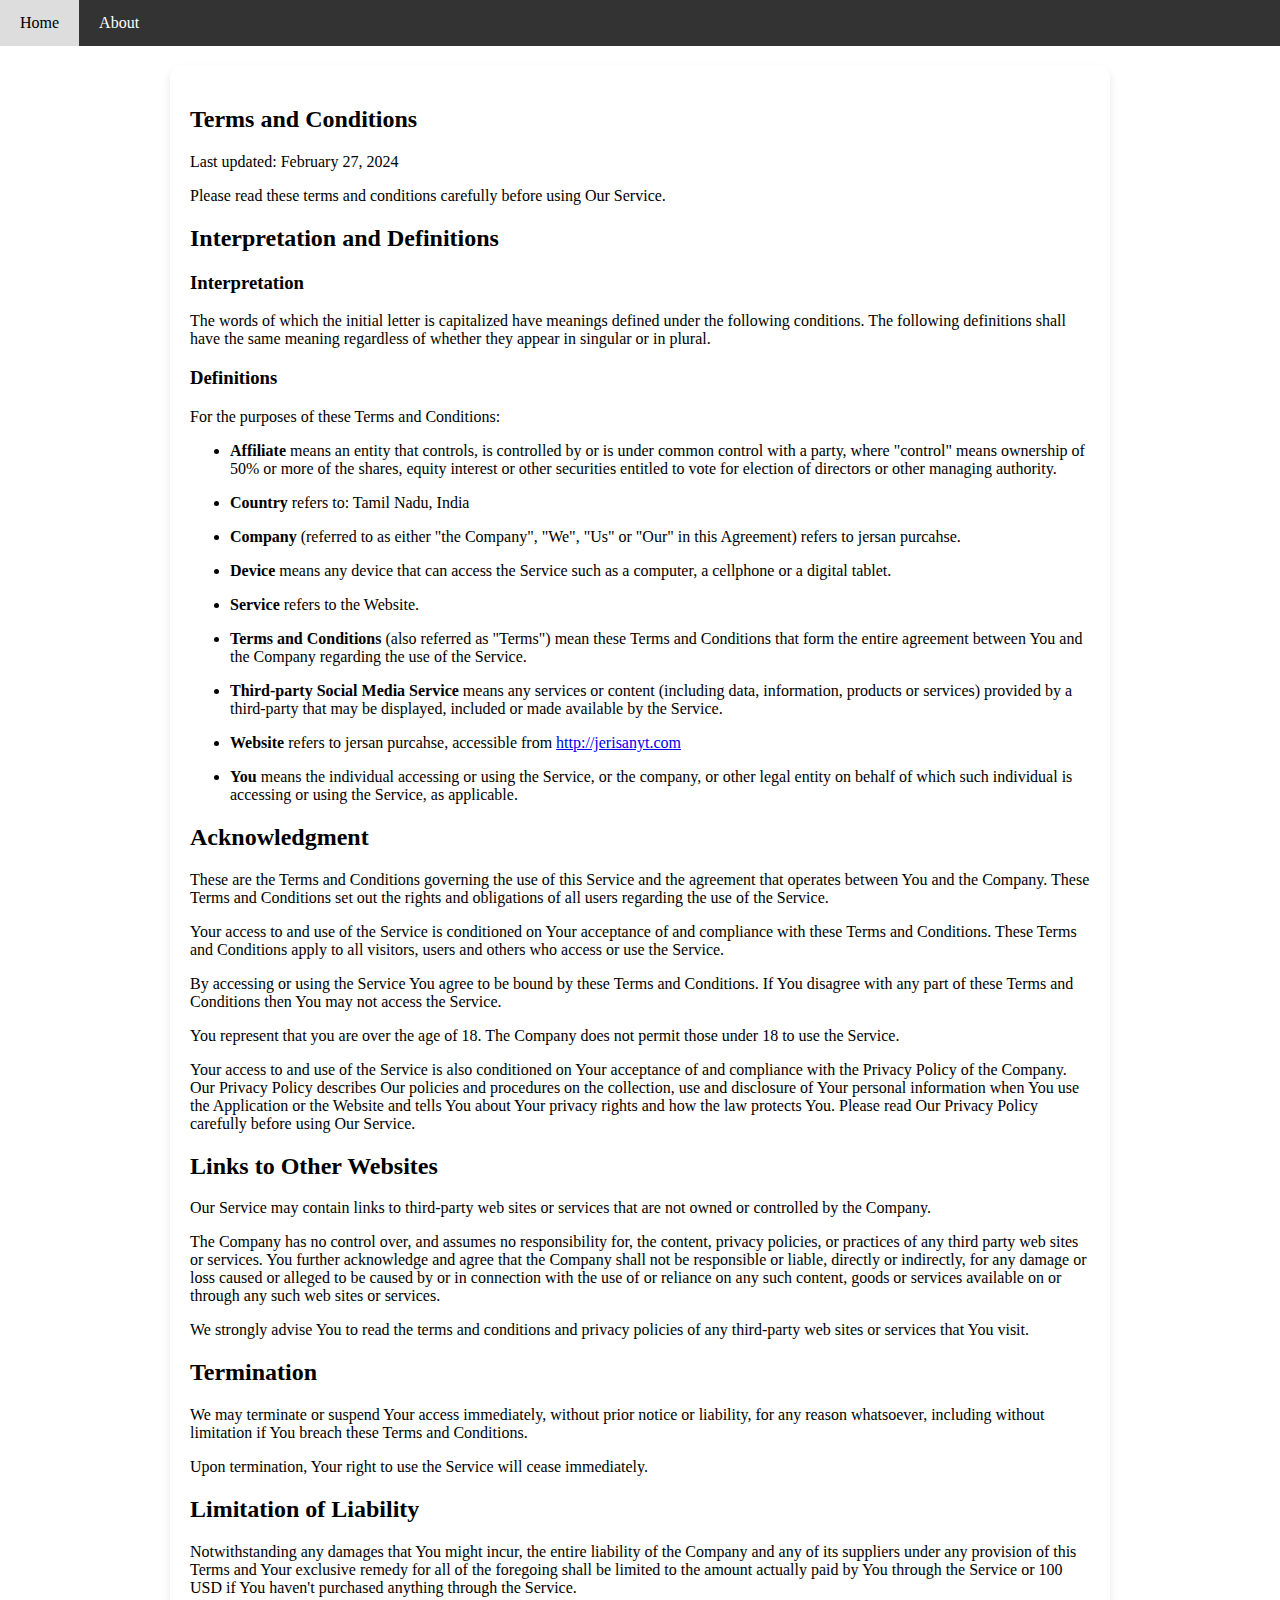
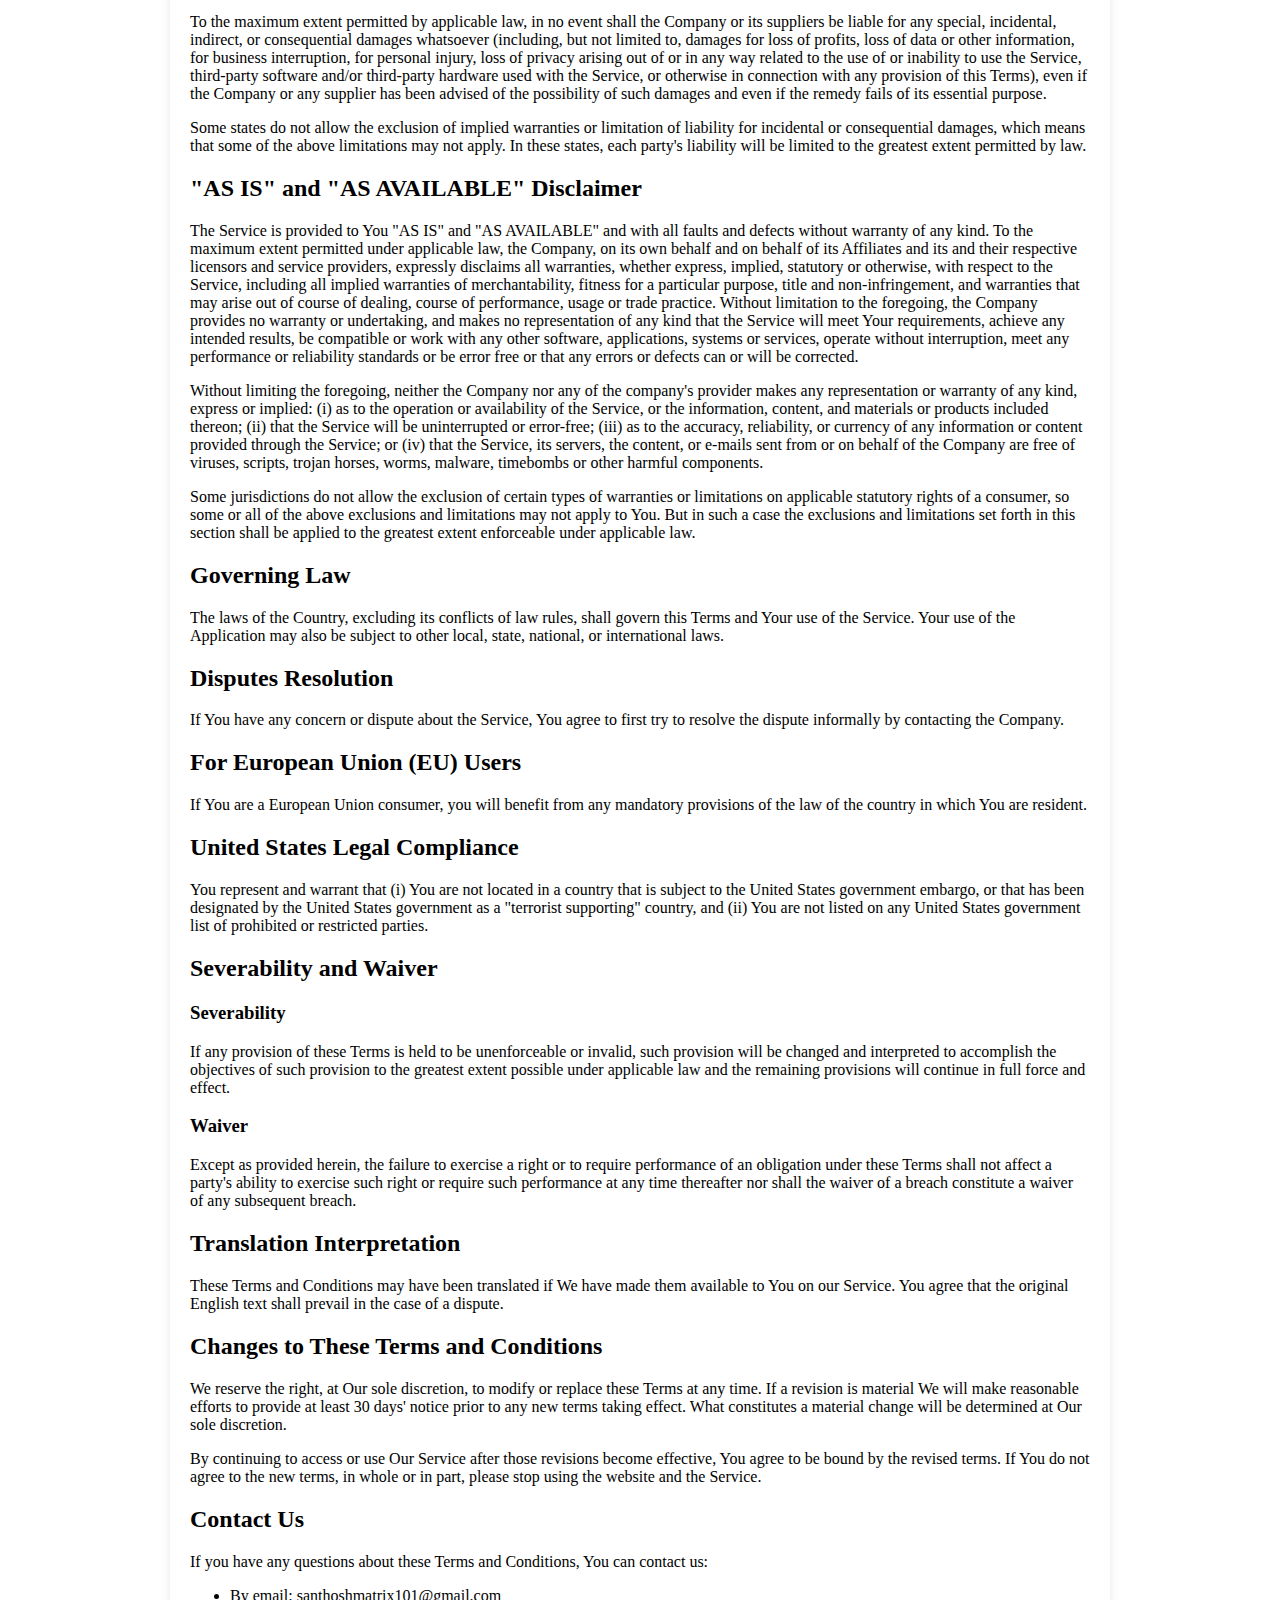
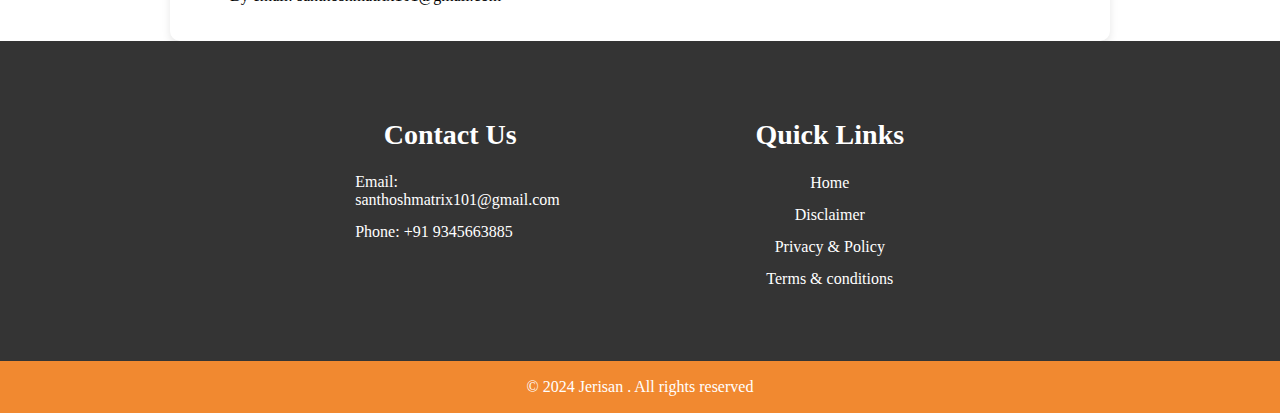
<file: termsconditions.html>
<!DOCTYPE html>
<html>
<head>
    <script async src="https://pagead2.googlesyndication.com/pagead/js/adsbygoogle.js?client=ca-pub-8383117747561116" crossorigin="anonymous"></script>
    <meta charset="utf-8">
    <meta name="google-adsense-account" content="ca-pub-8383117747561116">
    <meta http-equiv="X-UA-Compatible" content="IE=edge">
    <title>Disclaimer</title>
    <meta name="description" content="">
    <meta name="viewport" content="width=device-width, initial-scale=1">
    <style>
        /* Remove default margin and padding */
        body, html {
            margin: 0;
            padding: 0;
        }

        /* Navbar styles */
        .navbar {
            background-color: #333; /* Navbar background color */
            overflow: hidden; /* Ensure content within the navbar stays within bounds */
            margin-top: 0; /* Remove margin from top */
            width: 100%; /* Full width */
        }
        
        .navbar a {
            float: left; /* Float the navbar links to the left */
            display: block; /* Make the links block-level elements */
            color: white; /* Text color */
            text-align: center; /* Center-align the text */
            padding: 14px 20px; /* Add padding */
            text-decoration: none; /* Remove underline */
        }
        
        .navbar a:hover {
            background-color: #ddd; /* Background color on hover */
            color: black; /* Text color on hover */
        }


        .card-container {
            background-color: #ffffff; /* White background color */
            padding: 20px; /* Add padding for spacing inside the card */
            border-radius: 10px; /* Add rounded corners to the card */
            box-shadow: 0 4px 8px rgba(0, 0, 0, 0.1); /* Add shadow for depth */
            max-width: 900px; /* Set maximum width for responsiveness */
            margin: 0 auto; /* Center the card horizontally */
            margin-top: 20px; /* Add some space from the top */
        }
    </style>
</head>
<body>
    <!-- Navbar -->
    <div class="navbar">
        <a href="index.html">Home</a>
        <a href="about.html">About</a>
        
    </div>

    <!-- Container -->
    <div class="card-container">
        <h2>Terms and Conditions</h2>
        <p>Last updated: February 27, 2024</p>
        <p>Please read these terms and conditions carefully before using Our Service.</p>
        <h2>Interpretation and Definitions</h2>
        <h3>Interpretation</h3>
        <p>The words of which the initial letter is capitalized have meanings defined under the following conditions. The following definitions shall have the same meaning regardless of whether they appear in singular or in plural.</p>
        <h3>Definitions</h3>
        <p>For the purposes of these Terms and Conditions:</p>
        <ul>
        <li>
        <p><strong>Affiliate</strong> means an entity that controls, is controlled by or is under common control with a party, where &quot;control&quot; means ownership of 50% or more of the shares, equity interest or other securities entitled to vote for election of directors or other managing authority.</p>
        </li>
        <li>
        <p><strong>Country</strong> refers to: Tamil Nadu,  India</p>
        </li>
        <li>
        <p><strong>Company</strong> (referred to as either &quot;the Company&quot;, &quot;We&quot;, &quot;Us&quot; or &quot;Our&quot; in this Agreement) refers to jersan purcahse.</p>
        </li>
        <li>
        <p><strong>Device</strong> means any device that can access the Service such as a computer, a cellphone or a digital tablet.</p>
        </li>
        <li>
        <p><strong>Service</strong> refers to the Website.</p>
        </li>
        <li>
        <p><strong>Terms and Conditions</strong> (also referred as &quot;Terms&quot;) mean these Terms and Conditions that form the entire agreement between You and the Company regarding the use of the Service. </p>
        </li>
        <li>
        <p><strong>Third-party Social Media Service</strong> means any services or content (including data, information, products or services) provided by a third-party that may be displayed, included or made available by the Service.</p>
        </li>
        <li>
        <p><strong>Website</strong> refers to jersan purcahse, accessible from <a href="http://jerisanyt.com" rel="external nofollow noopener" target="_blank">http://jerisanyt.com</a></p>
        </li>
        <li>
        <p><strong>You</strong> means the individual accessing or using the Service, or the company, or other legal entity on behalf of which such individual is accessing or using the Service, as applicable.</p>
        </li>
        </ul>
        <h2>Acknowledgment</h2>
        <p>These are the Terms and Conditions governing the use of this Service and the agreement that operates between You and the Company. These Terms and Conditions set out the rights and obligations of all users regarding the use of the Service.</p>
        <p>Your access to and use of the Service is conditioned on Your acceptance of and compliance with these Terms and Conditions. These Terms and Conditions apply to all visitors, users and others who access or use the Service.</p>
        <p>By accessing or using the Service You agree to be bound by these Terms and Conditions. If You disagree with any part of these Terms and Conditions then You may not access the Service.</p>
        <p>You represent that you are over the age of 18. The Company does not permit those under 18 to use the Service.</p>
        <p>Your access to and use of the Service is also conditioned on Your acceptance of and compliance with the Privacy Policy of the Company. Our Privacy Policy describes Our policies and procedures on the collection, use and disclosure of Your personal information when You use the Application or the Website and tells You about Your privacy rights and how the law protects You. Please read Our Privacy Policy carefully before using Our Service.</p>
        <h2>Links to Other Websites</h2>
        <p>Our Service may contain links to third-party web sites or services that are not owned or controlled by the Company.</p>
        <p>The Company has no control over, and assumes no responsibility for, the content, privacy policies, or practices of any third party web sites or services. You further acknowledge and agree that the Company shall not be responsible or liable, directly or indirectly, for any damage or loss caused or alleged to be caused by or in connection with the use of or reliance on any such content, goods or services available on or through any such web sites or services.</p>
        <p>We strongly advise You to read the terms and conditions and privacy policies of any third-party web sites or services that You visit.</p>
        <h2>Termination</h2>
        <p>We may terminate or suspend Your access immediately, without prior notice or liability, for any reason whatsoever, including without limitation if You breach these Terms and Conditions.</p>
        <p>Upon termination, Your right to use the Service will cease immediately.</p>
        <h2>Limitation of Liability</h2>
        <p>Notwithstanding any damages that You might incur, the entire liability of the Company and any of its suppliers under any provision of this Terms and Your exclusive remedy for all of the foregoing shall be limited to the amount actually paid by You through the Service or 100 USD if You haven't purchased anything through the Service.</p>
        <p>To the maximum extent permitted by applicable law, in no event shall the Company or its suppliers be liable for any special, incidental, indirect, or consequential damages whatsoever (including, but not limited to, damages for loss of profits, loss of data or other information, for business interruption, for personal injury, loss of privacy arising out of or in any way related to the use of or inability to use the Service, third-party software and/or third-party hardware used with the Service, or otherwise in connection with any provision of this Terms), even if the Company or any supplier has been advised of the possibility of such damages and even if the remedy fails of its essential purpose.</p>
        <p>Some states do not allow the exclusion of implied warranties or limitation of liability for incidental or consequential damages, which means that some of the above limitations may not apply. In these states, each party's liability will be limited to the greatest extent permitted by law.</p>
        <h2>&quot;AS IS&quot; and &quot;AS AVAILABLE&quot; Disclaimer</h2>
        <p>The Service is provided to You &quot;AS IS&quot; and &quot;AS AVAILABLE&quot; and with all faults and defects without warranty of any kind. To the maximum extent permitted under applicable law, the Company, on its own behalf and on behalf of its Affiliates and its and their respective licensors and service providers, expressly disclaims all warranties, whether express, implied, statutory or otherwise, with respect to the Service, including all implied warranties of merchantability, fitness for a particular purpose, title and non-infringement, and warranties that may arise out of course of dealing, course of performance, usage or trade practice. Without limitation to the foregoing, the Company provides no warranty or undertaking, and makes no representation of any kind that the Service will meet Your requirements, achieve any intended results, be compatible or work with any other software, applications, systems or services, operate without interruption, meet any performance or reliability standards or be error free or that any errors or defects can or will be corrected.</p>
        <p>Without limiting the foregoing, neither the Company nor any of the company's provider makes any representation or warranty of any kind, express or implied: (i) as to the operation or availability of the Service, or the information, content, and materials or products included thereon; (ii) that the Service will be uninterrupted or error-free; (iii) as to the accuracy, reliability, or currency of any information or content provided through the Service; or (iv) that the Service, its servers, the content, or e-mails sent from or on behalf of the Company are free of viruses, scripts, trojan horses, worms, malware, timebombs or other harmful components.</p>
        <p>Some jurisdictions do not allow the exclusion of certain types of warranties or limitations on applicable statutory rights of a consumer, so some or all of the above exclusions and limitations may not apply to You. But in such a case the exclusions and limitations set forth in this section shall be applied to the greatest extent enforceable under applicable law.</p>
        <h2>Governing Law</h2>
        <p>The laws of the Country, excluding its conflicts of law rules, shall govern this Terms and Your use of the Service. Your use of the Application may also be subject to other local, state, national, or international laws.</p>
        <h2>Disputes Resolution</h2>
        <p>If You have any concern or dispute about the Service, You agree to first try to resolve the dispute informally by contacting the Company.</p>
        <h2>For European Union (EU) Users</h2>
        <p>If You are a European Union consumer, you will benefit from any mandatory provisions of the law of the country in which You are resident.</p>
        <h2>United States Legal Compliance</h2>
        <p>You represent and warrant that (i) You are not located in a country that is subject to the United States government embargo, or that has been designated by the United States government as a &quot;terrorist supporting&quot; country, and (ii) You are not listed on any United States government list of prohibited or restricted parties.</p>
        <h2>Severability and Waiver</h2>
        <h3>Severability</h3>
        <p>If any provision of these Terms is held to be unenforceable or invalid, such provision will be changed and interpreted to accomplish the objectives of such provision to the greatest extent possible under applicable law and the remaining provisions will continue in full force and effect.</p>
        <h3>Waiver</h3>
        <p>Except as provided herein, the failure to exercise a right or to require performance of an obligation under these Terms shall not affect a party's ability to exercise such right or require such performance at any time thereafter nor shall the waiver of a breach constitute a waiver of any subsequent breach.</p>
        <h2>Translation Interpretation</h2>
        <p>These Terms and Conditions may have been translated if We have made them available to You on our Service.
        You agree that the original English text shall prevail in the case of a dispute.</p>
        <h2>Changes to These Terms and Conditions</h2>
        <p>We reserve the right, at Our sole discretion, to modify or replace these Terms at any time. If a revision is material We will make reasonable efforts to provide at least 30 days' notice prior to any new terms taking effect. What constitutes a material change will be determined at Our sole discretion.</p>
        <p>By continuing to access or use Our Service after those revisions become effective, You agree to be bound by the revised terms. If You do not agree to the new terms, in whole or in part, please stop using the website and the Service.</p>
        <h2>Contact Us</h2>
        <p>If you have any questions about these Terms and Conditions, You can contact us:</p>
        <ul>
        <li>By email: santhoshmatrix101@gmail.com</li>
        </ul>
    </div>
</body>
<footer style="background: #343434; padding-top: 50px;">
    <div class="container" style="width: 1140px; margin: auto; display: flex; justify-content: center;">
        <div class="footer-content" style="width: 33.3%;">
            <h3 style="font-size: 28px; margin-bottom: 15px; text-align: center; color: white;">Contact Us</h3>
            <p style="width: 190px; margin: auto; padding: 7px; color: white;">Email: santhoshmatrix101@gmail.com</p>
            <p style="width: 190px; margin: auto; padding: 7px; color: white;">Phone: +91 9345663885</p>
        </div>
        <div class="footer-content" style="width: 33.3%;">
            <h3 style="font-size: 28px; margin-bottom: 15px; text-align: center; color: white;">Quick Links</h3>
            <ul class="list" style="text-align: center; padding: 0;">
                <li style="width: auto; text-align: center; list-style-type: none; padding: 7px; position: relative;"><a href="index.html" style="text-decoration: none; color: white;">Home</a></li>
                <li style="width: auto; text-align: center; list-style-type: none; padding: 7px; position: relative;"><a href="disclaimer.html" style="text-decoration: none; color: white;">Disclaimer</a></li>
                <li style="width: auto; text-align: center; list-style-type: none; padding: 7px; position: relative;"><a href="privacypolicy.html" style="text-decoration: none; color: white;">Privacy & Policy</a></li>
                <li style="width: auto; text-align: center; list-style-type: none; padding: 7px; position: relative;"><a href="termsconditions.html" style="text-decoration: none; color: white;">Terms & conditions</a></li>
               
            </ul>
        </div>
       
    </div>
    <div class="bottom-bar" style="background: #f18930; text-align: center; padding: 10px 0; margin-top: 50px;">
        <p style="color: #343434; margin: 0; font-size: 16px; padding: 7px; color: white;">&copy; 2024 Jerisan . All rights reserved</p>
    </div>
  </footer>
</html>
</file>
